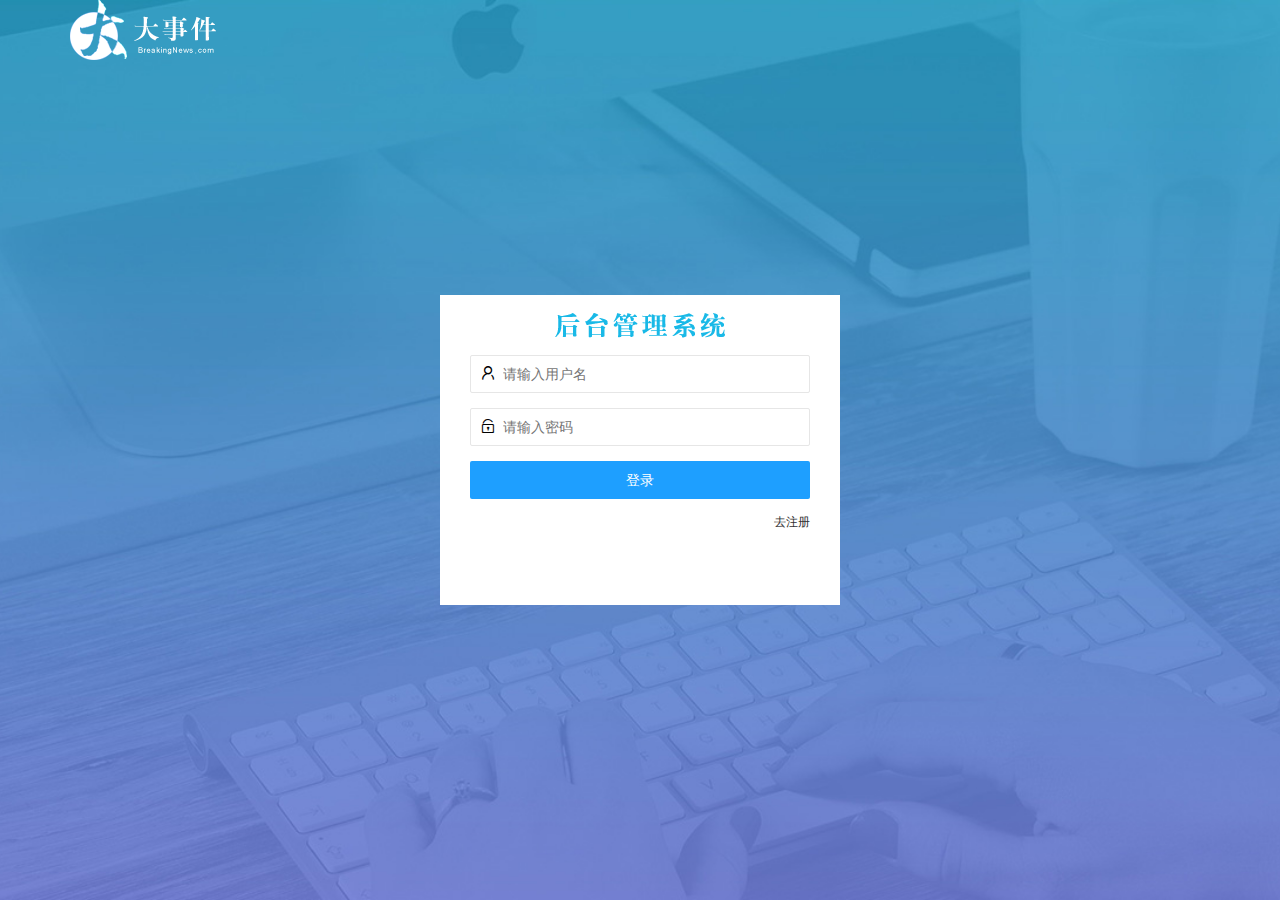
<file: login.html>
<!DOCTYPE html>
<html lang="en">

<head>
    <meta charset="UTF-8">
    <meta name="viewport" content="width=device-width, initial-scale=1.0">
    <title>大事件-登录/注册</title>
    <!-- 引入layui.css -->
    <link rel="stylesheet" href="/assets/lib/layui/css/layui.css">
    <!-- 引入login.css -->
    <link rel="stylesheet" href="/assets/css/login.css">
</head>

<body>
    <!-- logo区域 -->
    <div class="layui-main">
        <img src="/assets//images/logo.png" alt="">
    </div>
    <!-- 表单区域 -->
    <div class="loginAndRegBox">
        <div class="title-box"></div>
        <!-- 登录表单 -->
        <div class="login-box">
            <form class="layui-form" action="" id="form_login">
                <!-- 用户名 -->
                <div class="layui-form-item">
                    <i class="layui-icon layui-icon-username"></i>
                    <input type="text" name="username" required lay-verify="required" placeholder="请输入用户名"
                        autocomplete="off" class="layui-input">
                </div>
                <!-- 密码 -->
                <div class="layui-form-item">
                    <i class="layui-icon layui-icon-password"></i>
                    <input type="password" name="password" required lay-verify="required" placeholder="请输入密码"
                        autocomplete="off" class="layui-input">
                </div>
                <!-- 登录按钮 -->
                <div class="layui-form-item">
                    <button class="layui-btn layui-btn-fluid layui-btn-normal" lay-submit>登录</button>
                </div>
                <div class="layui-form-item links">
                    <a href="javascript:;" id="link_reg">去注册</a>
                </div>
            </form>
        </div>
        <!-- 注册表单 -->
        <div class="reg-box" style="display: none;">
            <!-- 注册的表单 -->
            <form class="layui-form" action="" id="form_reg">
                <!-- 用户名 -->
                <div class="layui-form-item">
                    <i class="layui-icon layui-icon-username"></i>
                    <input type="text" name="username" required lay-verify="required" placeholder="请输入用户名"
                        autocomplete="off" class="layui-input" />
                </div>
                <!-- 密码 -->
                <div class="layui-form-item">
                    <i class="layui-icon layui-icon-password"></i>
                    <input type="password" name="password" required lay-verify="required" placeholder="请输入密码"
                        autocomplete="off" class="layui-input" />
                </div>
                <!-- 密码确认框 -->
                <div class="layui-form-item">
                    <i class="layui-icon layui-icon-password"></i>
                    <input type="password" name="repassword" required lay-verify="required" placeholder="再次确认密码"
                        autocomplete="off" class="layui-input" />
                </div>
                <!-- 注册按钮 -->
                <div class="layui-form-item">
                    <!-- 注意：表单提交按钮和普通按钮的区别，就是 lay-submit 属性 -->
                    <button class="layui-btn layui-btn-fluid layui-btn-normal" lay-submit>注册</button>
                </div>
                <div class="layui-form-item links">
                    <a href="javascript:;" id="link_login">去登录</a>
                </div>
            </form>
        </div>
    </div>
    <!-- 导入layui的js文件 -->
    <script src="/assets/lib/layui/layui.all.js"></script>
    <script src="/assets/lib/jquery.js"></script>
    <script src="/assets/js/baseAPI.js"></script>
    <script src="/assets/js/login.js"></script>
</body>

</html>
</file>
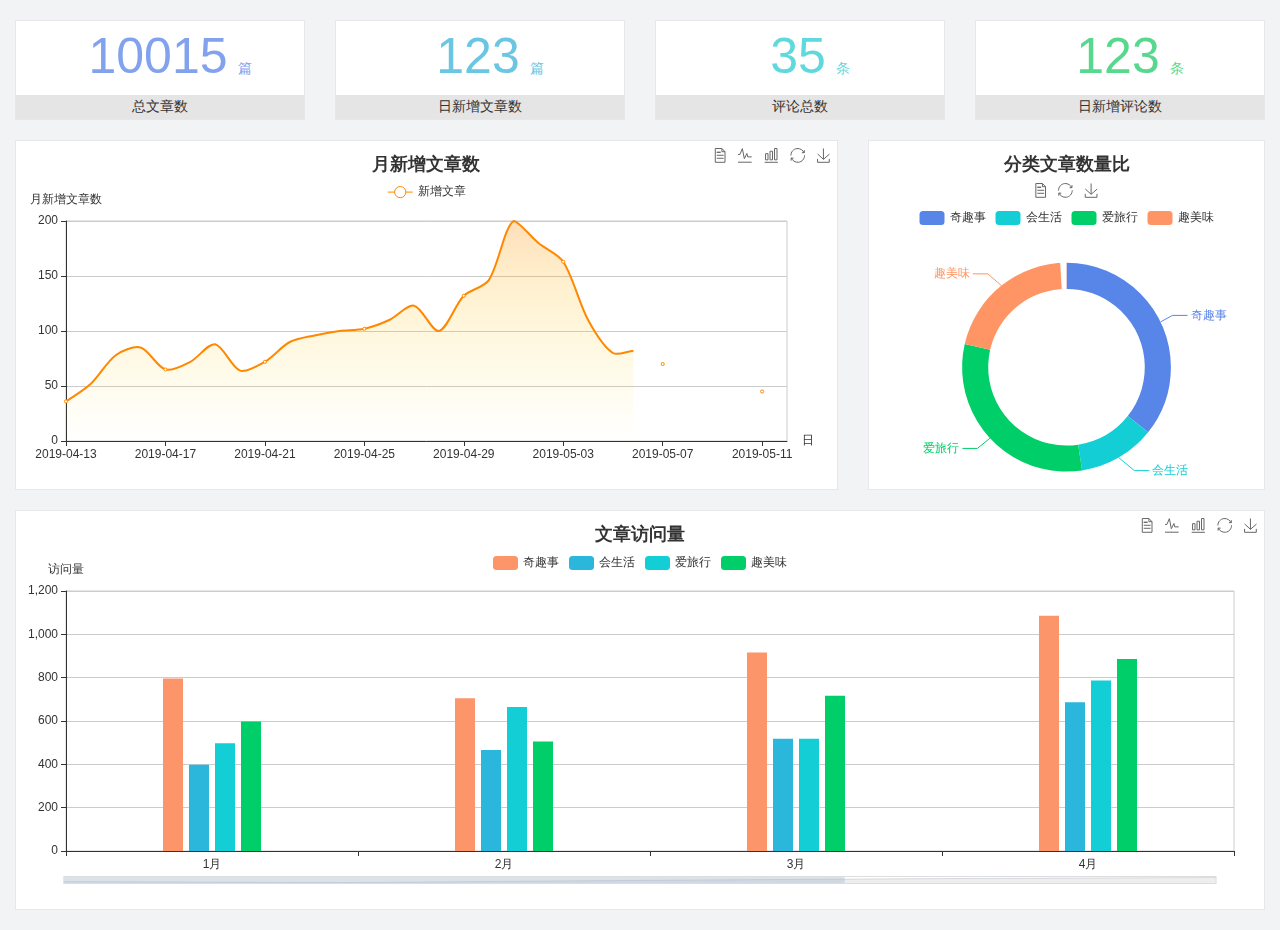
<file: home/dashboard.html>
<!DOCTYPE html>
<html lang="en">

<head>
  <meta charset="UTF-8">
  <meta name="viewport" content="width=device-width, initial-scale=1.0">
  <meta http-equiv="X-UA-Compatible" content="ie=edge">
  <title>图表统计</title>
  <link rel="stylesheet" href="../../assets/lib/bootstrap.css" />
  <link rel="stylesheet" href="../../assets/lib/main.css" />
  <script src="../../assets/lib/jquery.js"></script>
  <script type="text/javascript" src="../../assets/lib/echarts.min.js"></script>
</head>

<body>
  <div class="container-fluid">
    <div class="row spannel_list">
      <div class="col-sm-3 col-xs-6">
        <div class="spannel">
          <em>10015</em><span>篇</span>
          <b>总文章数</b>
        </div>
      </div>
      <div class="col-sm-3 col-xs-6">
        <div class="spannel scolor01">
          <em>123</em><span>篇</span>
          <b>日新增文章数</b>
        </div>
      </div>
      <div class="col-sm-3 col-xs-6">
        <div class="spannel scolor02">
          <em>35</em><span>条</span>
          <b>评论总数</b>
        </div>
      </div>
      <div class="col-sm-3 col-xs-6">
        <div class="spannel scolor03">
          <em>123</em><span>条</span>
          <b>日新增评论数</b>
        </div>
      </div>
    </div>
  </div>

  <div class="container-fluid">
    <div class="row curve-pie">
      <div class="col-lg-8 col-md-8">
        <div class="gragh_pannel" id="curve_show"></div>
      </div>
      <div class="col-lg-4 col-md-4">
        <div class="gragh_pannel" id="pie_show"></div>
      </div>
    </div>
  </div>

  <div class="container-fluid">
    <div class="column_pannel" id="column_show"></div>
  </div>

  <script>
    var oChart = echarts.init(document.getElementById('curve_show'));
    var aList_all = [
      { 'count': 36, 'date': '2019-04-13' },
      { 'count': 52, 'date': '2019-04-14' },
      { 'count': 78, 'date': '2019-04-15' },
      { 'count': 85, 'date': '2019-04-16' },
      { 'count': 65, 'date': '2019-04-17' },
      { 'count': 72, 'date': '2019-04-18' },
      { 'count': 88, 'date': '2019-04-19' },
      { 'count': 64, 'date': '2019-04-20' },
      { 'count': 72, 'date': '2019-04-21' },
      { 'count': 90, 'date': '2019-04-22' },
      { 'count': 96, 'date': '2019-04-23' },
      { 'count': 100, 'date': '2019-04-24' },
      { 'count': 102, 'date': '2019-04-25' },
      { 'count': 110, 'date': '2019-04-26' },
      { 'count': 123, 'date': '2019-04-27' },
      { 'count': 100, 'date': '2019-04-28' },
      { 'count': 132, 'date': '2019-04-29' },
      { 'count': 146, 'date': '2019-04-30' },
      { 'count': 200, 'date': '2019-05-01' },
      { 'count': 180, 'date': '2019-05-02' },
      { 'count': 163, 'date': '2019-05-03' },
      { 'count': 110, 'date': '2019-05-04' },
      { 'count': 80, 'date': '2019-05-05' },
      { 'count': 82, 'date': '2019-05-06' },
      { 'count': 70, 'date': '2019-05-07' },
      { 'count': 65, 'date': '2019-05-08' },
      { 'count': 54, 'date': '2019-05-09' },
      { 'count': 40, 'date': '2019-05-10' },
      { 'count': 45, 'date': '2019-05-11' },
      { 'count': 38, 'date': '2019-05-12' },
    ];

    let aCount = [];
    let aDate = [];

    for (var i = 0; i < aList_all.length; i++) {
      aCount.push(aList_all[i].count);
      aDate.push(aList_all[i].date);
    }

    var chartopt = {
      title: {
        text: '月新增文章数',
        left: 'center',
        top: '10'
      },
      tooltip: {
        trigger: 'axis'
      },
      legend: {
        data: ['新增文章'],
        top: '40'
      },
      toolbox: {
        show: true,
        feature: {
          mark: { show: true },
          dataView: { show: true, readOnly: false },
          magicType: { show: true, type: ['line', 'bar'] },
          restore: { show: true },
          saveAsImage: { show: true }
        }
      },
      calculable: true,
      xAxis: [
        {
          name: '日',
          type: 'category',
          boundaryGap: false,
          data: aDate
        }
      ],
      yAxis: [
        {
          name: '月新增文章数',
          type: 'value'
        }
      ],
      series: [
        {
          name: '新增文章',
          type: 'line',
          smooth: true,
          itemStyle: { normal: { areaStyle: { type: 'default' }, color: '#f80' }, lineStyle: { color: '#f80' } },
          data: aCount
        }],
      areaStyle: {
        normal: {
          color: new echarts.graphic.LinearGradient(0, 0, 0, 1, [{
            offset: 0,
            color: 'rgba(255,136,0,0.39)'
          }, {
            offset: .34,
            color: 'rgba(255,180,0,0.25)'
          }, {
            offset: 1,
            color: 'rgba(255,222,0,0.00)'
          }])

        }
      },
      grid: {
        show: true,
        x: 50,
        x2: 50,
        y: 80,
        height: 220
      }
    };

    oChart.setOption(chartopt);


    var oPie = echarts.init(document.getElementById('pie_show'));
    var oPieopt =
    {
      title: {
        top: 10,
        text: '分类文章数量比',
        x: 'center'
      },
      tooltip: {
        trigger: 'item',
        formatter: "{a} <br/>{b} : {c} ({d}%)"
      },
      color: ['#5885e8', '#13cfd5', '#00ce68', '#ff9565'],
      legend: {
        x: 'center',
        top: 65,
        data: ['奇趣事', '会生活', '爱旅行', '趣美味']
      },
      toolbox: {
        show: true,
        x: 'center',
        top: 35,
        feature: {
          mark: { show: true },
          dataView: { show: true, readOnly: false },
          magicType: {
            show: true,
            type: ['pie', 'funnel'],
            option: {
              funnel: {
                x: '25%',
                width: '50%',
                funnelAlign: 'left',
                max: 1548
              }
            }
          },
          restore: { show: true },
          saveAsImage: { show: true }
        }
      },
      calculable: true,
      series: [
        {
          name: '访问来源',
          type: 'pie',
          radius: ['45%', '60%'],
          center: ['50%', '65%'],
          data: [
            { value: 300, name: '奇趣事' },
            { value: 100, name: '会生活' },
            { value: 260, name: '爱旅行' },
            { value: 180, name: '趣美味' }
          ]
        }
      ]
    };
    oPie.setOption(oPieopt);



    var oColumn = this.echarts.init(document.getElementById('column_show'));
    var oColumnopt =
    {
      title: {
        text: '文章访问量',
        left: 'center',
        top: '10'
      },
      tooltip: {
        trigger: 'axis'
      },
      legend: {
        data: ['奇趣事', '会生活', '爱旅行', '趣美味'],
        top: '40'
      },
      toolbox: {
        show: true,
        feature: {
          mark: { show: true },
          dataView: { show: true, readOnly: false },
          magicType: { show: true, type: ['line', 'bar'] },
          restore: { show: true },
          saveAsImage: { show: true }
        }
      },
      calculable: true,
      xAxis: [
        {
          type: 'category',
          data: ['1月', '2月', '3月', '4月', '5月']
        }
      ],
      yAxis: [
        {
          name: '访问量',
          type: 'value'
        }
      ],
      series: [
        {
          name: '奇趣事',
          type: 'bar',
          barWidth: 20,
          itemStyle: {
            normal: { areaStyle: { type: 'default' }, color: '#fd956a' }
          },
          data: [800, 708, 920, 1090, 1200]
        },
        {
          name: '会生活',
          type: 'bar',
          barWidth: 20,
          itemStyle: {
            normal: { areaStyle: { type: 'default' }, color: '#2bb6db' }
          },
          data: [400, 468, 520, 690, 800]
        },
        {
          name: '爱旅行',
          type: 'bar',
          barWidth: 20,
          itemStyle: {
            normal: { areaStyle: { type: 'default' }, color: '#13cfd5' }
          },
          data: [500, 668, 520, 790, 900]
        },
        {
          name: '趣美味',
          type: 'bar',
          barWidth: 20,
          itemStyle: {
            normal: { areaStyle: { type: 'default' }, color: '#00ce68' }
          },
          data: [600, 508, 720, 890, 1000]
        }
      ],
      grid: {
        show: true,
        x: 50,
        x2: 30,
        y: 80,
        height: 260
      },
      dataZoom: [//给x轴设置滚动条
        {
          start: 0,//默认为0
          end: 100 - 1000 / 31,//默认为100
          type: 'slider',
          show: true,
          xAxisIndex: [0],
          handleSize: 0,//滑动条的 左右2个滑动条的大小
          height: 8,//组件高度
          left: 45, //左边的距离
          right: 50,//右边的距离
          bottom: 26,//右边的距离
          handleColor: '#ddd',//h滑动图标的颜色
          handleStyle: {
            borderColor: "#cacaca",
            borderWidth: "1",
            shadowBlur: 2,
            background: "#ddd",
            shadowColor: "#ddd",
          }
        }]
    };
    oColumn.setOption(oColumnopt);
  </script>
</body>

</html>
</file>
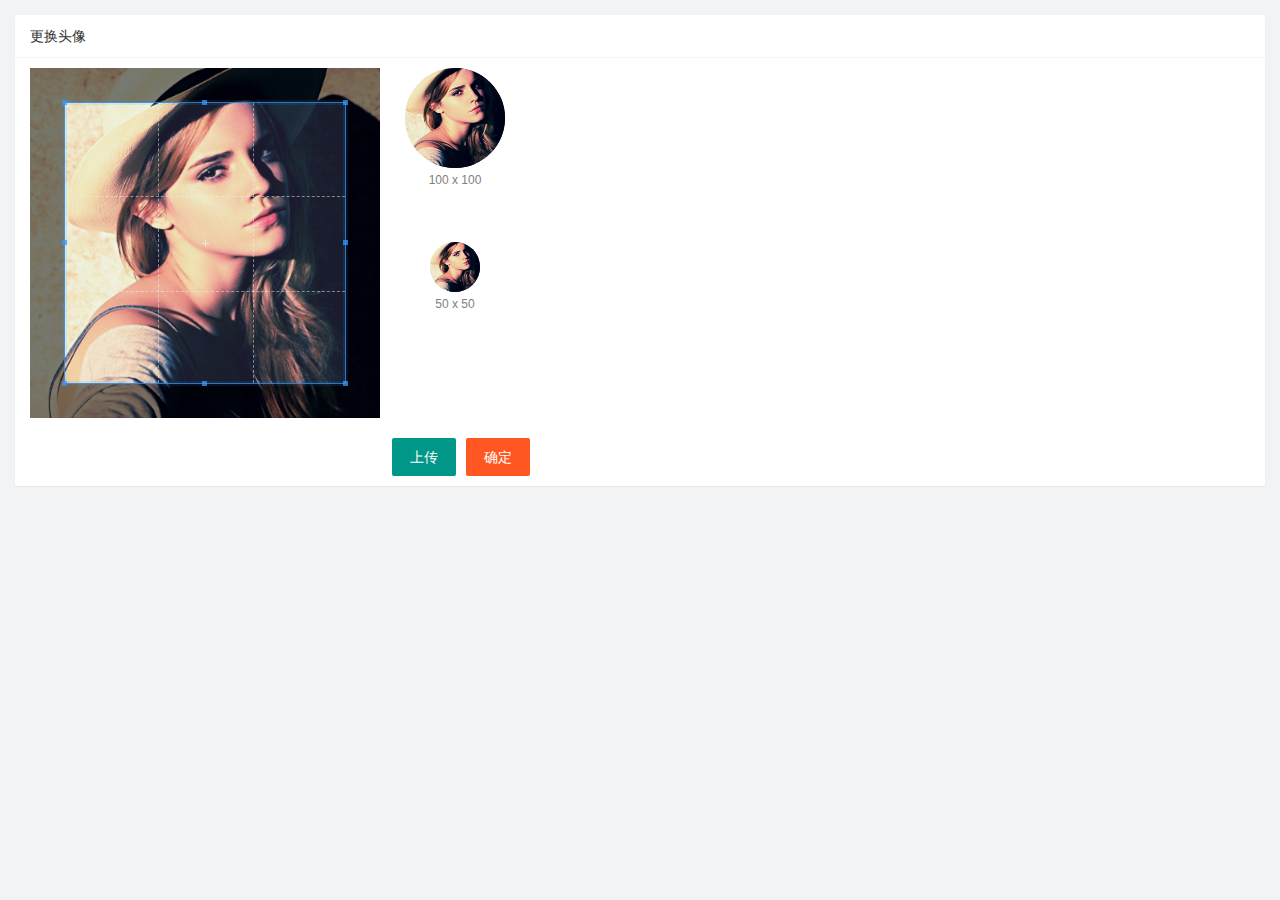
<file: user/user_avatar.html>
<!DOCTYPE html>
<html lang="en">

<head>
    <meta charset="UTF-8" />
    <meta name="viewport" content="width=device-width, initial-scale=1.0" />
    <title>Document</title>
    <link rel="stylesheet" href="/assets/lib/layui/css/layui.css" />
    <link rel="stylesheet" href="/assets/css/user/user_avatar.css" />
    <link rel="stylesheet" href="/assets/lib/cropper/cropper.css">
</head>

<body>
    <!-- 卡片区域 -->
    <div class="layui-card">
        <div class="layui-card-header">更换头像</div>
        <div class="layui-card-body">
            <!-- 第一行的图片裁剪和预览区域 -->
            <div class="row1">
                <!-- 图片裁剪区域 -->
                <div class="cropper-box">
                    <!-- 这个 img 标签很重要，将来会把它初始化为裁剪区域 -->
                    <img id="image" src="/assets/images/sample.jpg" />
                </div>
                <!-- 图片的预览区域 -->
                <div class="preview-box">
                    <div>
                        <!-- 宽高为 100px 的预览区域 -->
                        <div class="img-preview w100"></div>
                        <p class="size">100 x 100</p>
                    </div>
                    <div>
                        <!-- 宽高为 50px 的预览区域 -->
                        <div class="img-preview w50"></div>
                        <p class="size">50 x 50</p>
                    </div>
                </div>
            </div>
            <!-- 第二行的按钮区域 -->
            <div class="row2">
                <!-- 文件选择控件 -->
                <input type="file" id="file" accept="image/png,image/jpeg" />

                <button type="button" class="layui-btn" id="btnChooseImage">上传</button>
                <button type="button" class="layui-btn layui-btn-danger" id="btnUpload">确定</button>
            </div>
        </div>
    </div>
    <script src="/assets/lib/layui/layui.all.js"></script>
    <script src="/assets/lib/jquery.js"></script>

    <!-- 图片裁剪 -->
    <script src="/assets/lib/cropper/Cropper.js"></script>
    <script src="/assets/lib/cropper/jquery-cropper.js"></script>
    
    <script src="/assets/js/baseAPI.js"></script>
    <script src="/assets/js/user/user_avatar.js"></script>
</body>

</html>
</file>
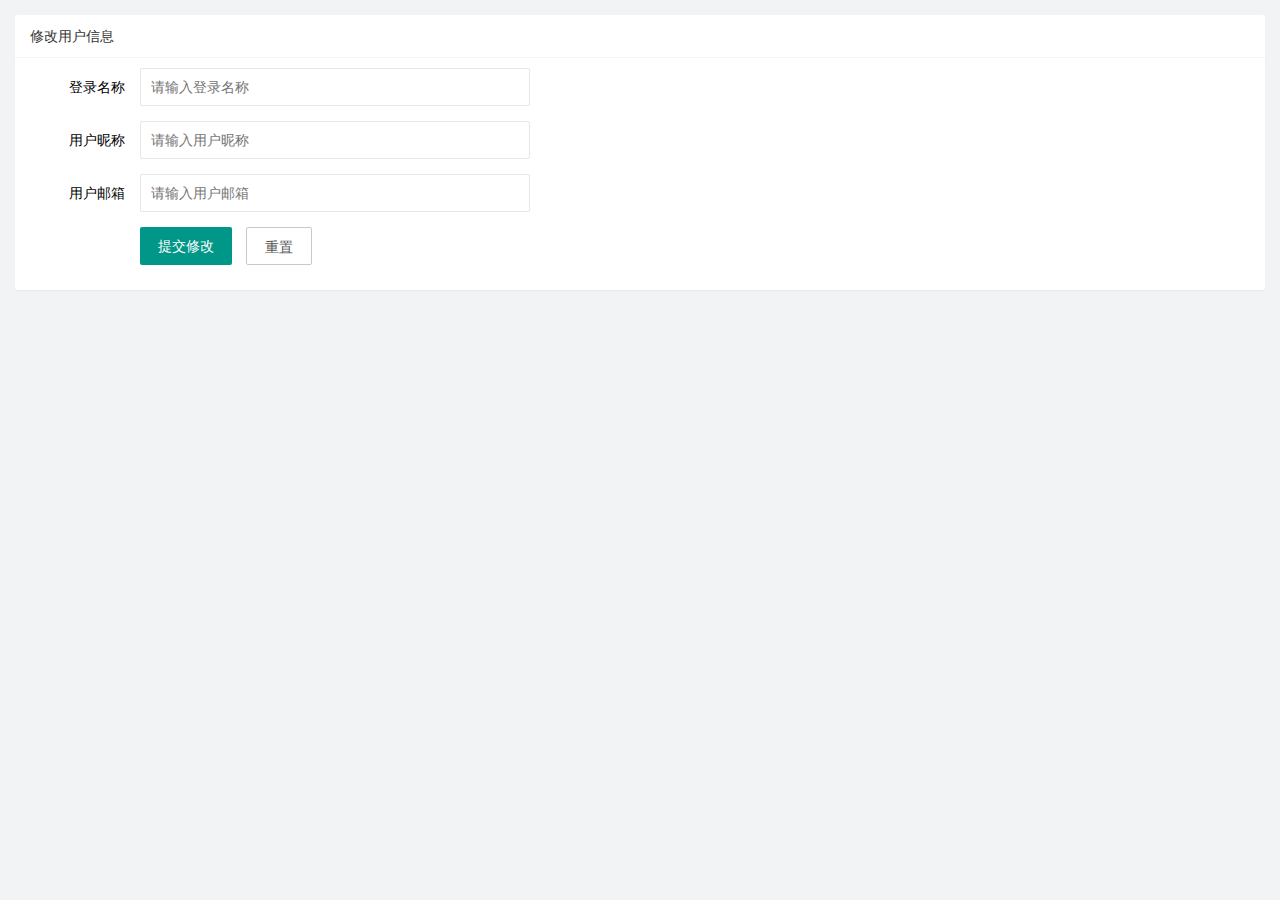
<file: user/user_info.html>
<!DOCTYPE html>
<html lang="en">

<head>
    <meta charset="UTF-8" />
    <meta name="viewport" content="width=device-width, initial-scale=1.0" />
    <title>用户基本资料</title>
    <!-- 导入 layui 的样式 -->
    <link rel="stylesheet" href="/assets/lib/layui/css/layui.css" />
    <!-- 导入自己的样式 -->
    <link rel="stylesheet" href="/assets/css/user/user_info.css" />
</head>

<body>
    <!-- 卡片区域 -->
    <div class="layui-card">
        <div class="layui-card-header">修改用户信息</div>
        <div class="layui-card-body">
            <!-- form 表单区域 -->
            <form class="layui-form" action="" lay-filter="formUserInfo">
                <!-- 用户id数据不能让用户修改，也不能让用户看到）隐藏表单元素 -->
                <input type="hidden" name="id">
                <div class="layui-form-item">
                    <label class="layui-form-label">登录名称</label>
                    <div class="layui-input-block">
                        <input type="text" name="username" required lay-verify="required" placeholder="请输入登录名称" autocomplete="off" class="layui-input" />
                    </div>
                </div>
                <div class="layui-form-item">
                    <label class="layui-form-label">用户昵称</label>
                    <div class="layui-input-block">
                        <input type="text" name="nickname" required lay-verify="required|nickname" placeholder="请输入用户昵称" autocomplete="off" class="layui-input" />
                    </div>
                </div>
                <div class="layui-form-item">
                    <label class="layui-form-label">用户邮箱</label>
                    <div class="layui-input-block">
                        <input type="text" name="email" required lay-verify="required|email" placeholder="请输入用户邮箱" autocomplete="off" class="layui-input" />
                    </div>
                </div>
                <div class="layui-form-item">
                    <div class="layui-input-block">
                        <button class="layui-btn" lay-submit lay-filter="formDemo">提交修改</button>
                        <button type="reset" class="layui-btn layui-btn-primary" id="btnReset">重置</button>
                    </div>
                </div>
            </form>
        </div>
    </div>
    <script src="/assets/lib/layui/layui.all.js"></script>
    <!-- 引入jQuery库文件 -->
    <script src="/assets/lib/jquery.js"></script>
    <!-- 引入baseAPI.js -->
    <script src="/assets/js/baseAPI.js"></script>
    <!-- 引入自己的js文件 -->
    <script src="/assets/js/user/user_info.js"></script>
</body>

</html>
</file>
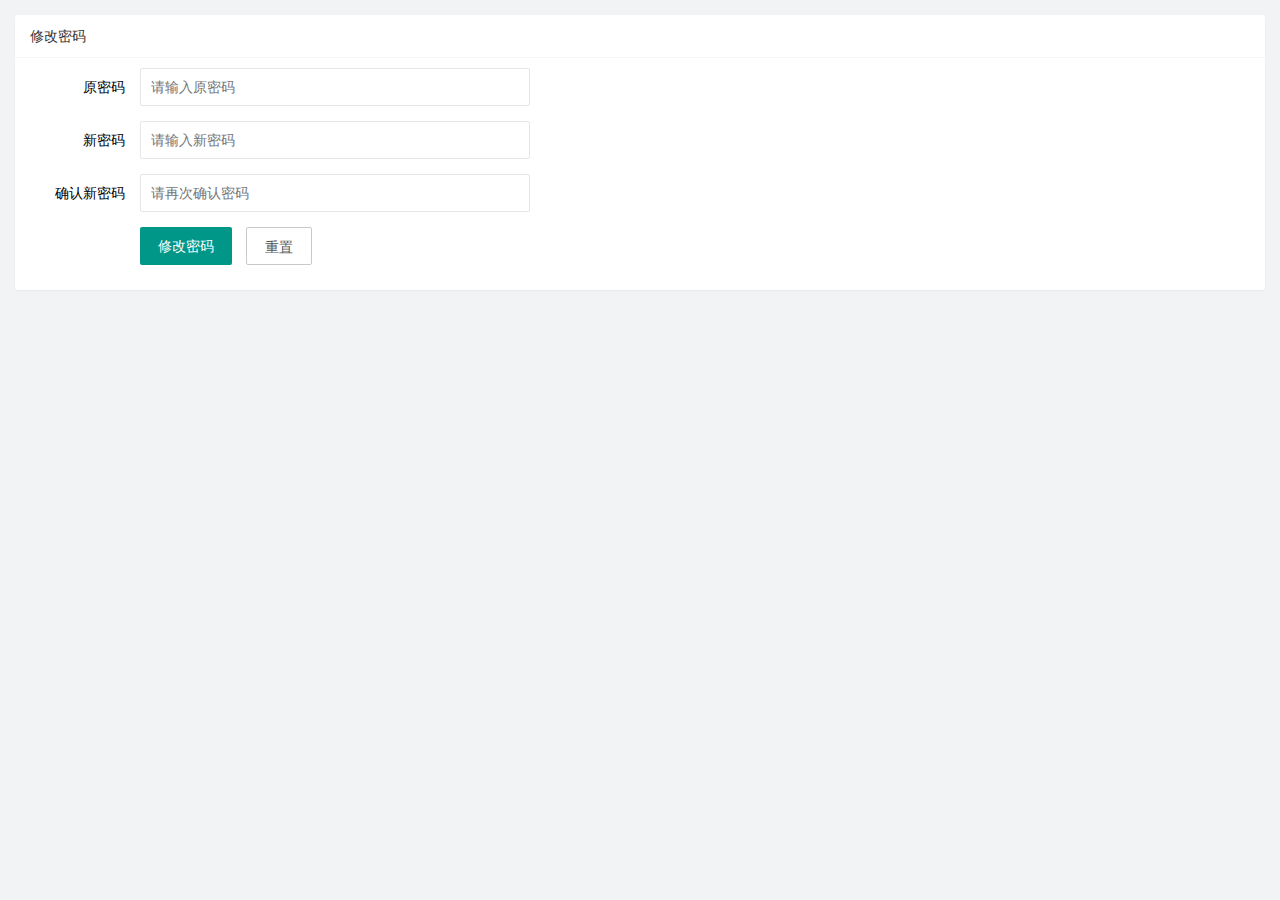
<file: user/user_pwd.html>
<!DOCTYPE html>
<html lang="en">

<head>
    <meta charset="UTF-8" />
    <meta name="viewport" content="width=device-width, initial-scale=1.0" />
    <title>Document</title>
    <link rel="stylesheet" href="/assets/lib/layui/css/layui.css" />
    <link rel="stylesheet" href="/assets/css/user/user_pwd.css" />
</head>

<body>
    <!-- 卡片区域 -->
    <div class="layui-card">
        <div class="layui-card-header">修改密码</div>
        <div class="layui-card-body">
            <form class="layui-form">
                <div class="layui-form-item">
                    <label class="layui-form-label">原密码</label>
                    <div class="layui-input-block">
                        <input type="password" name="oldPwd" required lay-verify="required|pwd" placeholder="请输入原密码" autocomplete="off" class="layui-input" />
                    </div>
                </div>
                <div class="layui-form-item">
                    <label class="layui-form-label">新密码</label>
                    <div class="layui-input-block">
                        <input type="password" name="newPwd" required lay-verify="required|pwd|samePwd|repwd" placeholder="请输入新密码" autocomplete="off" class="layui-input" />
                    </div>
                </div>
                <div class="layui-form-item">
                    <label class="layui-form-label">确认新密码</label>
                    <div class="layui-input-block">
                        <input type="password" name="rePwd" required lay-verify="required|pwd|repwd" placeholder="请再次确认密码" autocomplete="off" class="layui-input" />
                    </div>
                </div>
                <div class="layui-form-item">
                    <div class="layui-input-block">
                        <button class="layui-btn" lay-submit lay-filter="formDemo">修改密码</button>
                        <button type="reset" class="layui-btn layui-btn-primary">重置</button>
                    </div>
                </div>
            </form>
        </div>
    </div>
    <!-- 导入 layui 的 js -->
    <script src="/assets/lib/layui/layui.all.js"></script>
    <script src="/assets/lib/jquery.js"></script>
    <script src="/assets/js/baseAPI.js"></script>
    <script src="/assets/js/user/user_pwd.js"></script>

</body>

</html>
</file>
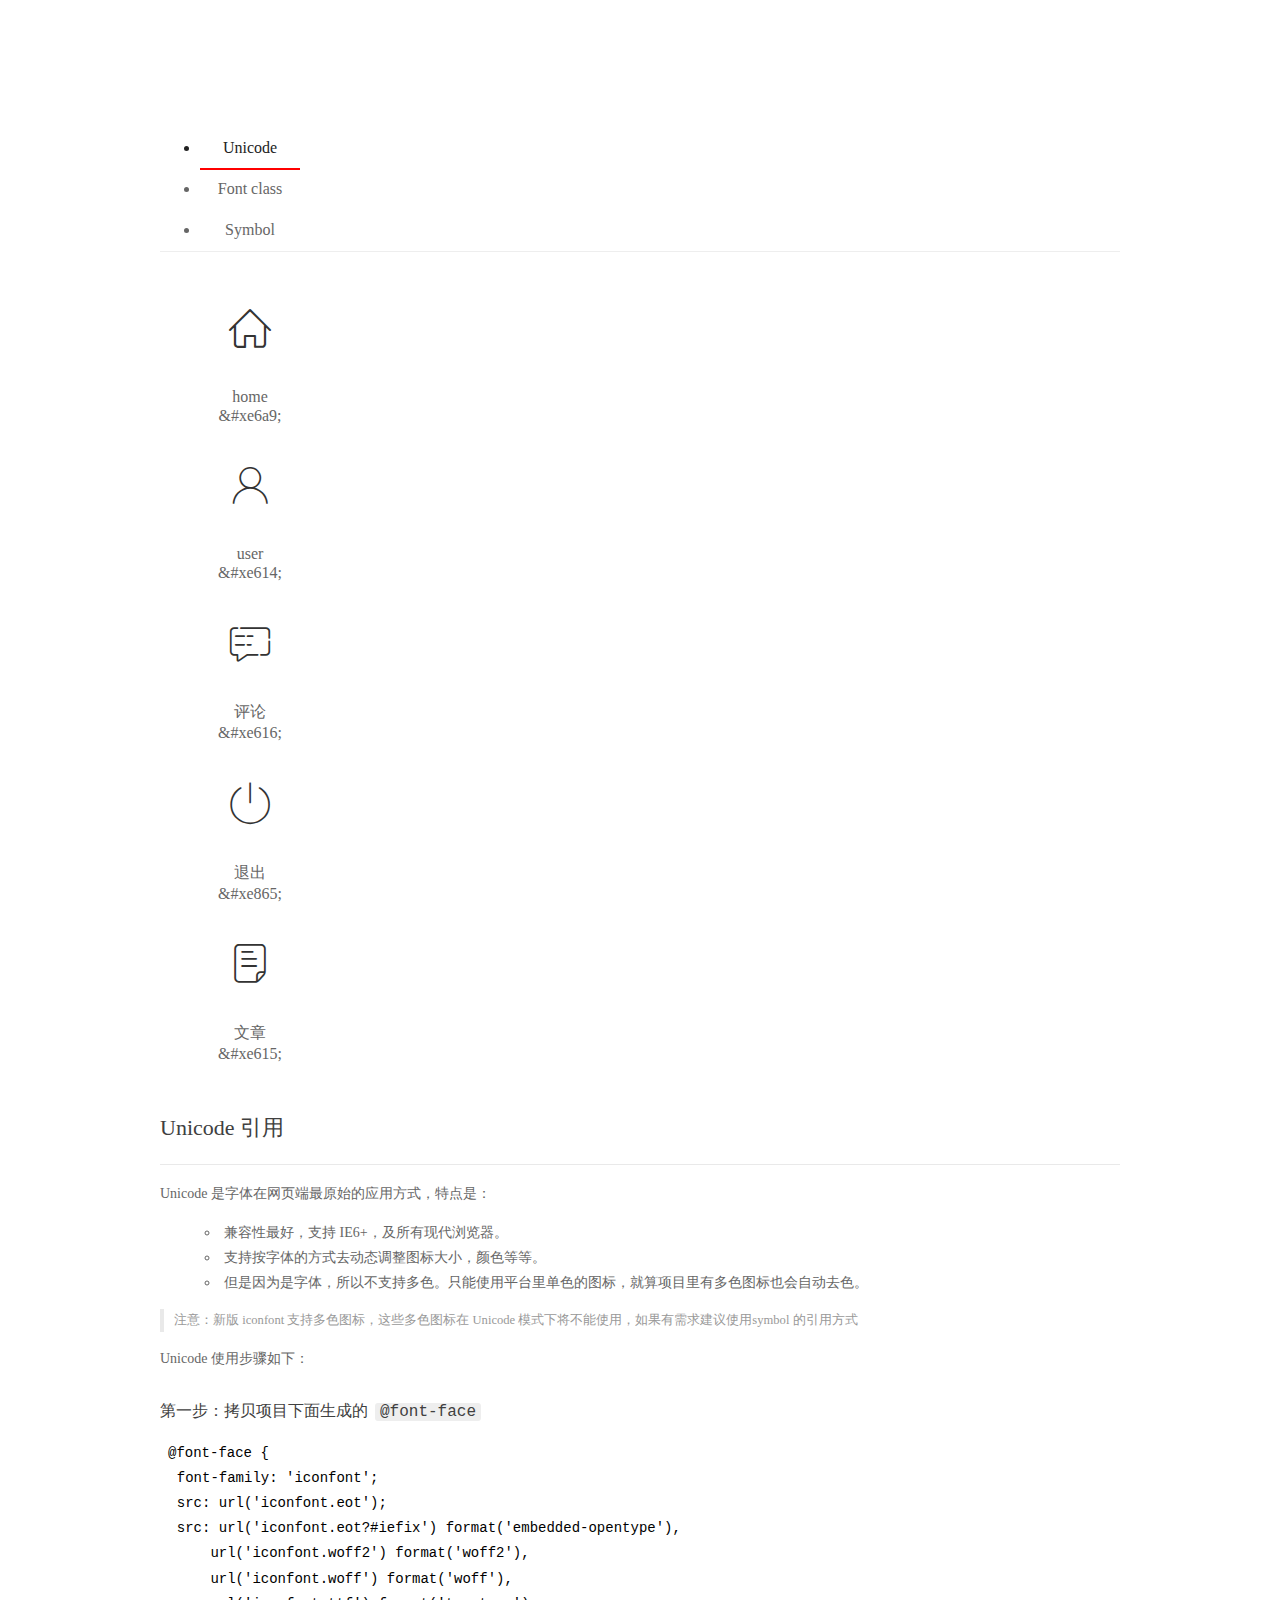
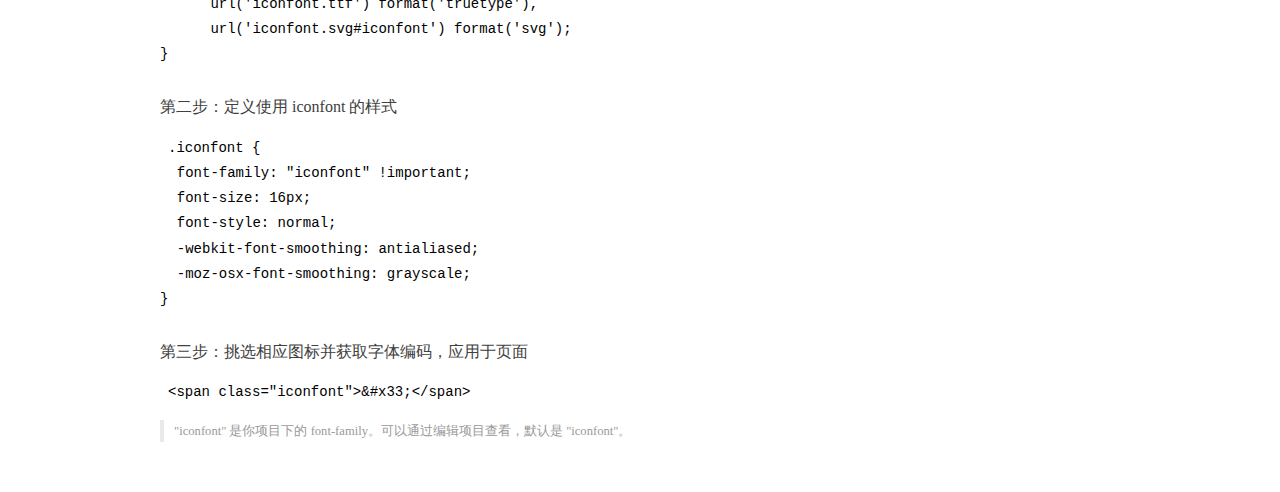
<file: assets/fonts/demo_index.html>
<!DOCTYPE html>
<html>
<head>
  <meta charset="utf-8"/>
  <title>IconFont Demo</title>
  <link rel="shortcut icon" href="https://gtms04.alicdn.com/tps/i4/TB1_oz6GVXXXXaFXpXXJDFnIXXX-64-64.ico" type="image/x-icon"/>
  <link rel="stylesheet" href="https://g.alicdn.com/thx/cube/1.3.2/cube.min.css">
  <link rel="stylesheet" href="demo.css">
  <link rel="stylesheet" href="iconfont.css">
  <script src="iconfont.js"></script>
  <!-- jQuery -->
  <script src="https://a1.alicdn.com/oss/uploads/2018/12/26/7bfddb60-08e8-11e9-9b04-53e73bb6408b.js"></script>
  <!-- 代码高亮 -->
  <script src="https://a1.alicdn.com/oss/uploads/2018/12/26/a3f714d0-08e6-11e9-8a15-ebf944d7534c.js"></script>
</head>
<body>
  <div class="main">
    <h1 class="logo"><a href="https://www.iconfont.cn/" title="iconfont 首页" target="_blank">&#xe86b;</a></h1>
    <div class="nav-tabs">
      <ul id="tabs" class="dib-box">
        <li class="dib active"><span>Unicode</span></li>
        <li class="dib"><span>Font class</span></li>
        <li class="dib"><span>Symbol</span></li>
      </ul>
      
    </div>
    <div class="tab-container">
      <div class="content unicode" style="display: block;">
          <ul class="icon_lists dib-box">
          
            <li class="dib">
              <span class="icon iconfont">&#xe6a9;</span>
                <div class="name">home</div>
                <div class="code-name">&amp;#xe6a9;</div>
              </li>
          
            <li class="dib">
              <span class="icon iconfont">&#xe614;</span>
                <div class="name">user</div>
                <div class="code-name">&amp;#xe614;</div>
              </li>
          
            <li class="dib">
              <span class="icon iconfont">&#xe616;</span>
                <div class="name">评论</div>
                <div class="code-name">&amp;#xe616;</div>
              </li>
          
            <li class="dib">
              <span class="icon iconfont">&#xe865;</span>
                <div class="name">退出</div>
                <div class="code-name">&amp;#xe865;</div>
              </li>
          
            <li class="dib">
              <span class="icon iconfont">&#xe615;</span>
                <div class="name">文章</div>
                <div class="code-name">&amp;#xe615;</div>
              </li>
          
          </ul>
          <div class="article markdown">
          <h2 id="unicode-">Unicode 引用</h2>
          <hr>

          <p>Unicode 是字体在网页端最原始的应用方式，特点是：</p>
          <ul>
            <li>兼容性最好，支持 IE6+，及所有现代浏览器。</li>
            <li>支持按字体的方式去动态调整图标大小，颜色等等。</li>
            <li>但是因为是字体，所以不支持多色。只能使用平台里单色的图标，就算项目里有多色图标也会自动去色。</li>
          </ul>
          <blockquote>
            <p>注意：新版 iconfont 支持多色图标，这些多色图标在 Unicode 模式下将不能使用，如果有需求建议使用symbol 的引用方式</p>
          </blockquote>
          <p>Unicode 使用步骤如下：</p>
          <h3 id="-font-face">第一步：拷贝项目下面生成的 <code>@font-face</code></h3>
<pre><code class="language-css"
>@font-face {
  font-family: 'iconfont';
  src: url('iconfont.eot');
  src: url('iconfont.eot?#iefix') format('embedded-opentype'),
      url('iconfont.woff2') format('woff2'),
      url('iconfont.woff') format('woff'),
      url('iconfont.ttf') format('truetype'),
      url('iconfont.svg#iconfont') format('svg');
}
</code></pre>
          <h3 id="-iconfont-">第二步：定义使用 iconfont 的样式</h3>
<pre><code class="language-css"
>.iconfont {
  font-family: "iconfont" !important;
  font-size: 16px;
  font-style: normal;
  -webkit-font-smoothing: antialiased;
  -moz-osx-font-smoothing: grayscale;
}
</code></pre>
          <h3 id="-">第三步：挑选相应图标并获取字体编码，应用于页面</h3>
<pre>
<code class="language-html"
>&lt;span class="iconfont"&gt;&amp;#x33;&lt;/span&gt;
</code></pre>
          <blockquote>
            <p>"iconfont" 是你项目下的 font-family。可以通过编辑项目查看，默认是 "iconfont"。</p>
          </blockquote>
          </div>
      </div>
      <div class="content font-class">
        <ul class="icon_lists dib-box">
          
          <li class="dib">
            <span class="icon iconfont icon-home"></span>
            <div class="name">
              home
            </div>
            <div class="code-name">.icon-home
            </div>
          </li>
          
          <li class="dib">
            <span class="icon iconfont icon-user"></span>
            <div class="name">
              user
            </div>
            <div class="code-name">.icon-user
            </div>
          </li>
          
          <li class="dib">
            <span class="icon iconfont icon-pinglun"></span>
            <div class="name">
              评论
            </div>
            <div class="code-name">.icon-pinglun
            </div>
          </li>
          
          <li class="dib">
            <span class="icon iconfont icon-tuichu"></span>
            <div class="name">
              退出
            </div>
            <div class="code-name">.icon-tuichu
            </div>
          </li>
          
          <li class="dib">
            <span class="icon iconfont icon-16"></span>
            <div class="name">
              文章
            </div>
            <div class="code-name">.icon-16
            </div>
          </li>
          
        </ul>
        <div class="article markdown">
        <h2 id="font-class-">font-class 引用</h2>
        <hr>

        <p>font-class 是 Unicode 使用方式的一种变种，主要是解决 Unicode 书写不直观，语意不明确的问题。</p>
        <p>与 Unicode 使用方式相比，具有如下特点：</p>
        <ul>
          <li>兼容性良好，支持 IE8+，及所有现代浏览器。</li>
          <li>相比于 Unicode 语意明确，书写更直观。可以很容易分辨这个 icon 是什么。</li>
          <li>因为使用 class 来定义图标，所以当要替换图标时，只需要修改 class 里面的 Unicode 引用。</li>
          <li>不过因为本质上还是使用的字体，所以多色图标还是不支持的。</li>
        </ul>
        <p>使用步骤如下：</p>
        <h3 id="-fontclass-">第一步：引入项目下面生成的 fontclass 代码：</h3>
<pre><code class="language-html">&lt;link rel="stylesheet" href="./iconfont.css"&gt;
</code></pre>
        <h3 id="-">第二步：挑选相应图标并获取类名，应用于页面：</h3>
<pre><code class="language-html">&lt;span class="iconfont icon-xxx"&gt;&lt;/span&gt;
</code></pre>
        <blockquote>
          <p>"
            iconfont" 是你项目下的 font-family。可以通过编辑项目查看，默认是 "iconfont"。</p>
        </blockquote>
      </div>
      </div>
      <div class="content symbol">
          <ul class="icon_lists dib-box">
          
            <li class="dib">
                <svg class="icon svg-icon" aria-hidden="true">
                  <use xlink:href="#icon-home"></use>
                </svg>
                <div class="name">home</div>
                <div class="code-name">#icon-home</div>
            </li>
          
            <li class="dib">
                <svg class="icon svg-icon" aria-hidden="true">
                  <use xlink:href="#icon-user"></use>
                </svg>
                <div class="name">user</div>
                <div class="code-name">#icon-user</div>
            </li>
          
            <li class="dib">
                <svg class="icon svg-icon" aria-hidden="true">
                  <use xlink:href="#icon-pinglun"></use>
                </svg>
                <div class="name">评论</div>
                <div class="code-name">#icon-pinglun</div>
            </li>
          
            <li class="dib">
                <svg class="icon svg-icon" aria-hidden="true">
                  <use xlink:href="#icon-tuichu"></use>
                </svg>
                <div class="name">退出</div>
                <div class="code-name">#icon-tuichu</div>
            </li>
          
            <li class="dib">
                <svg class="icon svg-icon" aria-hidden="true">
                  <use xlink:href="#icon-16"></use>
                </svg>
                <div class="name">文章</div>
                <div class="code-name">#icon-16</div>
            </li>
          
          </ul>
          <div class="article markdown">
          <h2 id="symbol-">Symbol 引用</h2>
          <hr>

          <p>这是一种全新的使用方式，应该说这才是未来的主流，也是平台目前推荐的用法。相关介绍可以参考这篇<a href="">文章</a>
            这种用法其实是做了一个 SVG 的集合，与另外两种相比具有如下特点：</p>
          <ul>
            <li>支持多色图标了，不再受单色限制。</li>
            <li>通过一些技巧，支持像字体那样，通过 <code>font-size</code>, <code>color</code> 来调整样式。</li>
            <li>兼容性较差，支持 IE9+，及现代浏览器。</li>
            <li>浏览器渲染 SVG 的性能一般，还不如 png。</li>
          </ul>
          <p>使用步骤如下：</p>
          <h3 id="-symbol-">第一步：引入项目下面生成的 symbol 代码：</h3>
<pre><code class="language-html">&lt;script src="./iconfont.js"&gt;&lt;/script&gt;
</code></pre>
          <h3 id="-css-">第二步：加入通用 CSS 代码（引入一次就行）：</h3>
<pre><code class="language-html">&lt;style&gt;
.icon {
  width: 1em;
  height: 1em;
  vertical-align: -0.15em;
  fill: currentColor;
  overflow: hidden;
}
&lt;/style&gt;
</code></pre>
          <h3 id="-">第三步：挑选相应图标并获取类名，应用于页面：</h3>
<pre><code class="language-html">&lt;svg class="icon" aria-hidden="true"&gt;
  &lt;use xlink:href="#icon-xxx"&gt;&lt;/use&gt;
&lt;/svg&gt;
</code></pre>
          </div>
      </div>

    </div>
  </div>
  <script>
  $(document).ready(function () {
      $('.tab-container .content:first').show()

      $('#tabs li').click(function (e) {
        var tabContent = $('.tab-container .content')
        var index = $(this).index()

        if ($(this).hasClass('active')) {
          return
        } else {
          $('#tabs li').removeClass('active')
          $(this).addClass('active')

          tabContent.hide().eq(index).fadeIn()
        }
      })
    })
  </script>
</body>
</html>
</file>
<file: assets/lib/layui/css/layui.css>
/** layui-v2.5.5 MIT License By https://www.layui.com */
 .layui-inline,img{display:inline-block;vertical-align:middle}h1,h2,h3,h4,h5,h6{font-weight:400}.layui-edge,.layui-header,.layui-inline,.layui-main{position:relative}.layui-body,.layui-edge,.layui-elip{overflow:hidden}.layui-btn,.layui-edge,.layui-inline,img{vertical-align:middle}.layui-btn,.layui-disabled,.layui-icon,.layui-unselect{-moz-user-select:none;-webkit-user-select:none;-ms-user-select:none}.layui-elip,.layui-form-checkbox span,.layui-form-pane .layui-form-label{text-overflow:ellipsis;white-space:nowrap}.layui-breadcrumb,.layui-tree-btnGroup{visibility:hidden}blockquote,body,button,dd,div,dl,dt,form,h1,h2,h3,h4,h5,h6,input,li,ol,p,pre,td,textarea,th,ul{margin:0;padding:0;-webkit-tap-highlight-color:rgba(0,0,0,0)}a:active,a:hover{outline:0}img{border:none}li{list-style:none}table{border-collapse:collapse;border-spacing:0}h4,h5,h6{font-size:100%}button,input,optgroup,option,select,textarea{font-family:inherit;font-size:inherit;font-style:inherit;font-weight:inherit;outline:0}pre{white-space:pre-wrap;white-space:-moz-pre-wrap;white-space:-pre-wrap;white-space:-o-pre-wrap;word-wrap:break-word}body{line-height:24px;font:14px Helvetica Neue,Helvetica,PingFang SC,Tahoma,Arial,sans-serif}hr{height:1px;margin:10px 0;border:0;clear:both}a{color:#333;text-decoration:none}a:hover{color:#777}a cite{font-style:normal;*cursor:pointer}.layui-border-box,.layui-border-box *{box-sizing:border-box}.layui-box,.layui-box *{box-sizing:content-box}.layui-clear{clear:both;*zoom:1}.layui-clear:after{content:'\20';clear:both;*zoom:1;display:block;height:0}.layui-inline{*display:inline;*zoom:1}.layui-edge{display:inline-block;width:0;height:0;border-width:6px;border-style:dashed;border-color:transparent}.layui-edge-top{top:-4px;border-bottom-color:#999;border-bottom-style:solid}.layui-edge-right{border-left-color:#999;border-left-style:solid}.layui-edge-bottom{top:2px;border-top-color:#999;border-top-style:solid}.layui-edge-left{border-right-color:#999;border-right-style:solid}.layui-disabled,.layui-disabled:hover{color:#d2d2d2!important;cursor:not-allowed!important}.layui-circle{border-radius:100%}.layui-show{display:block!important}.layui-hide{display:none!important}@font-face{font-family:layui-icon;src:url(../font/iconfont.eot?v=250);src:url(../font/iconfont.eot?v=250#iefix) format('embedded-opentype'),url(../font/iconfont.woff2?v=250) format('woff2'),url(../font/iconfont.woff?v=250) format('woff'),url(../font/iconfont.ttf?v=250) format('truetype'),url(../font/iconfont.svg?v=250#layui-icon) format('svg')}.layui-icon{font-family:layui-icon!important;font-size:16px;font-style:normal;-webkit-font-smoothing:antialiased;-moz-osx-font-smoothing:grayscale}.layui-icon-reply-fill:before{content:"\e611"}.layui-icon-set-fill:before{content:"\e614"}.layui-icon-menu-fill:before{content:"\e60f"}.layui-icon-search:before{content:"\e615"}.layui-icon-share:before{content:"\e641"}.layui-icon-set-sm:before{content:"\e620"}.layui-icon-engine:before{content:"\e628"}.layui-icon-close:before{content:"\1006"}.layui-icon-close-fill:before{content:"\1007"}.layui-icon-chart-screen:before{content:"\e629"}.layui-icon-star:before{content:"\e600"}.layui-icon-circle-dot:before{content:"\e617"}.layui-icon-chat:before{content:"\e606"}.layui-icon-release:before{content:"\e609"}.layui-icon-list:before{content:"\e60a"}.layui-icon-chart:before{content:"\e62c"}.layui-icon-ok-circle:before{content:"\1005"}.layui-icon-layim-theme:before{content:"\e61b"}.layui-icon-table:before{content:"\e62d"}.layui-icon-right:before{content:"\e602"}.layui-icon-left:before{content:"\e603"}.layui-icon-cart-simple:before{content:"\e698"}.layui-icon-face-cry:before{content:"\e69c"}.layui-icon-face-smile:before{content:"\e6af"}.layui-icon-survey:before{content:"\e6b2"}.layui-icon-tree:before{content:"\e62e"}.layui-icon-upload-circle:before{content:"\e62f"}.layui-icon-add-circle:before{content:"\e61f"}.layui-icon-download-circle:before{content:"\e601"}.layui-icon-templeate-1:before{content:"\e630"}.layui-icon-util:before{content:"\e631"}.layui-icon-face-surprised:before{content:"\e664"}.layui-icon-edit:before{content:"\e642"}.layui-icon-speaker:before{content:"\e645"}.layui-icon-down:before{content:"\e61a"}.layui-icon-file:before{content:"\e621"}.layui-icon-layouts:before{content:"\e632"}.layui-icon-rate-half:before{content:"\e6c9"}.layui-icon-add-circle-fine:before{content:"\e608"}.layui-icon-prev-circle:before{content:"\e633"}.layui-icon-read:before{content:"\e705"}.layui-icon-404:before{content:"\e61c"}.layui-icon-carousel:before{content:"\e634"}.layui-icon-help:before{content:"\e607"}.layui-icon-code-circle:before{content:"\e635"}.layui-icon-water:before{content:"\e636"}.layui-icon-username:before{content:"\e66f"}.layui-icon-find-fill:before{content:"\e670"}.layui-icon-about:before{content:"\e60b"}.layui-icon-location:before{content:"\e715"}.layui-icon-up:before{content:"\e619"}.layui-icon-pause:before{content:"\e651"}.layui-icon-date:before{content:"\e637"}.layui-icon-layim-uploadfile:before{content:"\e61d"}.layui-icon-delete:before{content:"\e640"}.layui-icon-play:before{content:"\e652"}.layui-icon-top:before{content:"\e604"}.layui-icon-friends:before{content:"\e612"}.layui-icon-refresh-3:before{content:"\e9aa"}.layui-icon-ok:before{content:"\e605"}.layui-icon-layer:before{content:"\e638"}.layui-icon-face-smile-fine:before{content:"\e60c"}.layui-icon-dollar:before{content:"\e659"}.layui-icon-group:before{content:"\e613"}.layui-icon-layim-download:before{content:"\e61e"}.layui-icon-picture-fine:before{content:"\e60d"}.layui-icon-link:before{content:"\e64c"}.layui-icon-diamond:before{content:"\e735"}.layui-icon-log:before{content:"\e60e"}.layui-icon-rate-solid:before{content:"\e67a"}.layui-icon-fonts-del:before{content:"\e64f"}.layui-icon-unlink:before{content:"\e64d"}.layui-icon-fonts-clear:before{content:"\e639"}.layui-icon-triangle-r:before{content:"\e623"}.layui-icon-circle:before{content:"\e63f"}.layui-icon-radio:before{content:"\e643"}.layui-icon-align-center:before{content:"\e647"}.layui-icon-align-right:before{content:"\e648"}.layui-icon-align-left:before{content:"\e649"}.layui-icon-loading-1:before{content:"\e63e"}.layui-icon-return:before{content:"\e65c"}.layui-icon-fonts-strong:before{content:"\e62b"}.layui-icon-upload:before{content:"\e67c"}.layui-icon-dialogue:before{content:"\e63a"}.layui-icon-video:before{content:"\e6ed"}.layui-icon-headset:before{content:"\e6fc"}.layui-icon-cellphone-fine:before{content:"\e63b"}.layui-icon-add-1:before{content:"\e654"}.layui-icon-face-smile-b:before{content:"\e650"}.layui-icon-fonts-html:before{content:"\e64b"}.layui-icon-form:before{content:"\e63c"}.layui-icon-cart:before{content:"\e657"}.layui-icon-camera-fill:before{content:"\e65d"}.layui-icon-tabs:before{content:"\e62a"}.layui-icon-fonts-code:before{content:"\e64e"}.layui-icon-fire:before{content:"\e756"}.layui-icon-set:before{content:"\e716"}.layui-icon-fonts-u:before{content:"\e646"}.layui-icon-triangle-d:before{content:"\e625"}.layui-icon-tips:before{content:"\e702"}.layui-icon-picture:before{content:"\e64a"}.layui-icon-more-vertical:before{content:"\e671"}.layui-icon-flag:before{content:"\e66c"}.layui-icon-loading:before{content:"\e63d"}.layui-icon-fonts-i:before{content:"\e644"}.layui-icon-refresh-1:before{content:"\e666"}.layui-icon-rmb:before{content:"\e65e"}.layui-icon-home:before{content:"\e68e"}.layui-icon-user:before{content:"\e770"}.layui-icon-notice:before{content:"\e667"}.layui-icon-login-weibo:before{content:"\e675"}.layui-icon-voice:before{content:"\e688"}.layui-icon-upload-drag:before{content:"\e681"}.layui-icon-login-qq:before{content:"\e676"}.layui-icon-snowflake:before{content:"\e6b1"}.layui-icon-file-b:before{content:"\e655"}.layui-icon-template:before{content:"\e663"}.layui-icon-auz:before{content:"\e672"}.layui-icon-console:before{content:"\e665"}.layui-icon-app:before{content:"\e653"}.layui-icon-prev:before{content:"\e65a"}.layui-icon-website:before{content:"\e7ae"}.layui-icon-next:before{content:"\e65b"}.layui-icon-component:before{content:"\e857"}.layui-icon-more:before{content:"\e65f"}.layui-icon-login-wechat:before{content:"\e677"}.layui-icon-shrink-right:before{content:"\e668"}.layui-icon-spread-left:before{content:"\e66b"}.layui-icon-camera:before{content:"\e660"}.layui-icon-note:before{content:"\e66e"}.layui-icon-refresh:before{content:"\e669"}.layui-icon-female:before{content:"\e661"}.layui-icon-male:before{content:"\e662"}.layui-icon-password:before{content:"\e673"}.layui-icon-senior:before{content:"\e674"}.layui-icon-theme:before{content:"\e66a"}.layui-icon-tread:before{content:"\e6c5"}.layui-icon-praise:before{content:"\e6c6"}.layui-icon-star-fill:before{content:"\e658"}.layui-icon-rate:before{content:"\e67b"}.layui-icon-template-1:before{content:"\e656"}.layui-icon-vercode:before{content:"\e679"}.layui-icon-cellphone:before{content:"\e678"}.layui-icon-screen-full:before{content:"\e622"}.layui-icon-screen-restore:before{content:"\e758"}.layui-icon-cols:before{content:"\e610"}.layui-icon-export:before{content:"\e67d"}.layui-icon-print:before{content:"\e66d"}.layui-icon-slider:before{content:"\e714"}.layui-icon-addition:before{content:"\e624"}.layui-icon-subtraction:before{content:"\e67e"}.layui-icon-service:before{content:"\e626"}.layui-icon-transfer:before{content:"\e691"}.layui-main{width:1140px;margin:0 auto}.layui-header{z-index:1000;height:60px}.layui-header a:hover{transition:all .5s;-webkit-transition:all .5s}.layui-side{position:fixed;left:0;top:0;bottom:0;z-index:999;width:200px;overflow-x:hidden}.layui-side-scroll{position:relative;width:220px;height:100%;overflow-x:hidden}.layui-body{position:absolute;left:200px;right:0;top:0;bottom:0;z-index:998;width:auto;overflow-y:auto;box-sizing:border-box}.layui-layout-body{overflow:hidden}.layui-layout-admin .layui-header{background-color:#23262E}.layui-layout-admin .layui-side{top:60px;width:200px;overflow-x:hidden}.layui-layout-admin .layui-body{position:fixed;top:60px;bottom:44px}.layui-layout-admin .layui-main{width:auto;margin:0 15px}.layui-layout-admin .layui-footer{position:fixed;left:200px;right:0;bottom:0;height:44px;line-height:44px;padding:0 15px;background-color:#eee}.layui-layout-admin .layui-logo{position:absolute;left:0;top:0;width:200px;height:100%;line-height:60px;text-align:center;color:#009688;font-size:16px}.layui-layout-admin .layui-header .layui-nav{background:0 0}.layui-layout-left{position:absolute!important;left:200px;top:0}.layui-layout-right{position:absolute!important;right:0;top:0}.layui-container{position:relative;margin:0 auto;padding:0 15px;box-sizing:border-box}.layui-fluid{position:relative;margin:0 auto;padding:0 15px}.layui-row:after,.layui-row:before{content:'';display:block;clear:both}.layui-col-lg1,.layui-col-lg10,.layui-col-lg11,.layui-col-lg12,.layui-col-lg2,.layui-col-lg3,.layui-col-lg4,.layui-col-lg5,.layui-col-lg6,.layui-col-lg7,.layui-col-lg8,.layui-col-lg9,.layui-col-md1,.layui-col-md10,.layui-col-md11,.layui-col-md12,.layui-col-md2,.layui-col-md3,.layui-col-md4,.layui-col-md5,.layui-col-md6,.layui-col-md7,.layui-col-md8,.layui-col-md9,.layui-col-sm1,.layui-col-sm10,.layui-col-sm11,.layui-col-sm12,.layui-col-sm2,.layui-col-sm3,.layui-col-sm4,.layui-col-sm5,.layui-col-sm6,.layui-col-sm7,.layui-col-sm8,.layui-col-sm9,.layui-col-xs1,.layui-col-xs10,.layui-col-xs11,.layui-col-xs12,.layui-col-xs2,.layui-col-xs3,.layui-col-xs4,.layui-col-xs5,.layui-col-xs6,.layui-col-xs7,.layui-col-xs8,.layui-col-xs9{position:relative;display:block;box-sizing:border-box}.layui-col-xs1,.layui-col-xs10,.layui-col-xs11,.layui-col-xs12,.layui-col-xs2,.layui-col-xs3,.layui-col-xs4,.layui-col-xs5,.layui-col-xs6,.layui-col-xs7,.layui-col-xs8,.layui-col-xs9{float:left}.layui-col-xs1{width:8.33333333%}.layui-col-xs2{width:16.66666667%}.layui-col-xs3{width:25%}.layui-col-xs4{width:33.33333333%}.layui-col-xs5{width:41.66666667%}.layui-col-xs6{width:50%}.layui-col-xs7{width:58.33333333%}.layui-col-xs8{width:66.66666667%}.layui-col-xs9{width:75%}.layui-col-xs10{width:83.33333333%}.layui-col-xs11{width:91.66666667%}.layui-col-xs12{width:100%}.layui-col-xs-offset1{margin-left:8.33333333%}.layui-col-xs-offset2{margin-left:16.66666667%}.layui-col-xs-offset3{margin-left:25%}.layui-col-xs-offset4{margin-left:33.33333333%}.layui-col-xs-offset5{margin-left:41.66666667%}.layui-col-xs-offset6{margin-left:50%}.layui-col-xs-offset7{margin-left:58.33333333%}.layui-col-xs-offset8{margin-left:66.66666667%}.layui-col-xs-offset9{margin-left:75%}.layui-col-xs-offset10{margin-left:83.33333333%}.layui-col-xs-offset11{margin-left:91.66666667%}.layui-col-xs-offset12{margin-left:100%}@media screen and (max-width:768px){.layui-hide-xs{display:none!important}.layui-show-xs-block{display:block!important}.layui-show-xs-inline{display:inline!important}.layui-show-xs-inline-block{display:inline-block!important}}@media screen and (min-width:768px){.layui-container{width:750px}.layui-hide-sm{display:none!important}.layui-show-sm-block{display:block!important}.layui-show-sm-inline{display:inline!important}.layui-show-sm-inline-block{display:inline-block!important}.layui-col-sm1,.layui-col-sm10,.layui-col-sm11,.layui-col-sm12,.layui-col-sm2,.layui-col-sm3,.layui-col-sm4,.layui-col-sm5,.layui-col-sm6,.layui-col-sm7,.layui-col-sm8,.layui-col-sm9{float:left}.layui-col-sm1{width:8.33333333%}.layui-col-sm2{width:16.66666667%}.layui-col-sm3{width:25%}.layui-col-sm4{width:33.33333333%}.layui-col-sm5{width:41.66666667%}.layui-col-sm6{width:50%}.layui-col-sm7{width:58.33333333%}.layui-col-sm8{width:66.66666667%}.layui-col-sm9{width:75%}.layui-col-sm10{width:83.33333333%}.layui-col-sm11{width:91.66666667%}.layui-col-sm12{width:100%}.layui-col-sm-offset1{margin-left:8.33333333%}.layui-col-sm-offset2{margin-left:16.66666667%}.layui-col-sm-offset3{margin-left:25%}.layui-col-sm-offset4{margin-left:33.33333333%}.layui-col-sm-offset5{margin-left:41.66666667%}.layui-col-sm-offset6{margin-left:50%}.layui-col-sm-offset7{margin-left:58.33333333%}.layui-col-sm-offset8{margin-left:66.66666667%}.layui-col-sm-offset9{margin-left:75%}.layui-col-sm-offset10{margin-left:83.33333333%}.layui-col-sm-offset11{margin-left:91.66666667%}.layui-col-sm-offset12{margin-left:100%}}@media screen and (min-width:992px){.layui-container{width:970px}.layui-hide-md{display:none!important}.layui-show-md-block{display:block!important}.layui-show-md-inline{display:inline!important}.layui-show-md-inline-block{display:inline-block!important}.layui-col-md1,.layui-col-md10,.layui-col-md11,.layui-col-md12,.layui-col-md2,.layui-col-md3,.layui-col-md4,.layui-col-md5,.layui-col-md6,.layui-col-md7,.layui-col-md8,.layui-col-md9{float:left}.layui-col-md1{width:8.33333333%}.layui-col-md2{width:16.66666667%}.layui-col-md3{width:25%}.layui-col-md4{width:33.33333333%}.layui-col-md5{width:41.66666667%}.layui-col-md6{width:50%}.layui-col-md7{width:58.33333333%}.layui-col-md8{width:66.66666667%}.layui-col-md9{width:75%}.layui-col-md10{width:83.33333333%}.layui-col-md11{width:91.66666667%}.layui-col-md12{width:100%}.layui-col-md-offset1{margin-left:8.33333333%}.layui-col-md-offset2{margin-left:16.66666667%}.layui-col-md-offset3{margin-left:25%}.layui-col-md-offset4{margin-left:33.33333333%}.layui-col-md-offset5{margin-left:41.66666667%}.layui-col-md-offset6{margin-left:50%}.layui-col-md-offset7{margin-left:58.33333333%}.layui-col-md-offset8{margin-left:66.66666667%}.layui-col-md-offset9{margin-left:75%}.layui-col-md-offset10{margin-left:83.33333333%}.layui-col-md-offset11{margin-left:91.66666667%}.layui-col-md-offset12{margin-left:100%}}@media screen and (min-width:1200px){.layui-container{width:1170px}.layui-hide-lg{display:none!important}.layui-show-lg-block{display:block!important}.layui-show-lg-inline{display:inline!important}.layui-show-lg-inline-block{display:inline-block!important}.layui-col-lg1,.layui-col-lg10,.layui-col-lg11,.layui-col-lg12,.layui-col-lg2,.layui-col-lg3,.layui-col-lg4,.layui-col-lg5,.layui-col-lg6,.layui-col-lg7,.layui-col-lg8,.layui-col-lg9{float:left}.layui-col-lg1{width:8.33333333%}.layui-col-lg2{width:16.66666667%}.layui-col-lg3{width:25%}.layui-col-lg4{width:33.33333333%}.layui-col-lg5{width:41.66666667%}.layui-col-lg6{width:50%}.layui-col-lg7{width:58.33333333%}.layui-col-lg8{width:66.66666667%}.layui-col-lg9{width:75%}.layui-col-lg10{width:83.33333333%}.layui-col-lg11{width:91.66666667%}.layui-col-lg12{width:100%}.layui-col-lg-offset1{margin-left:8.33333333%}.layui-col-lg-offset2{margin-left:16.66666667%}.layui-col-lg-offset3{margin-left:25%}.layui-col-lg-offset4{margin-left:33.33333333%}.layui-col-lg-offset5{margin-left:41.66666667%}.layui-col-lg-offset6{margin-left:50%}.layui-col-lg-offset7{margin-left:58.33333333%}.layui-col-lg-offset8{margin-left:66.66666667%}.layui-col-lg-offset9{margin-left:75%}.layui-col-lg-offset10{margin-left:83.33333333%}.layui-col-lg-offset11{margin-left:91.66666667%}.layui-col-lg-offset12{margin-left:100%}}.layui-col-space1{margin:-.5px}.layui-col-space1>*{padding:.5px}.layui-col-space3{margin:-1.5px}.layui-col-space3>*{padding:1.5px}.layui-col-space5{margin:-2.5px}.layui-col-space5>*{padding:2.5px}.layui-col-space8{margin:-3.5px}.layui-col-space8>*{padding:3.5px}.layui-col-space10{margin:-5px}.layui-col-space10>*{padding:5px}.layui-col-space12{margin:-6px}.layui-col-space12>*{padding:6px}.layui-col-space15{margin:-7.5px}.layui-col-space15>*{padding:7.5px}.layui-col-space18{margin:-9px}.layui-col-space18>*{padding:9px}.layui-col-space20{margin:-10px}.layui-col-space20>*{padding:10px}.layui-col-space22{margin:-11px}.layui-col-space22>*{padding:11px}.layui-col-space25{margin:-12.5px}.layui-col-space25>*{padding:12.5px}.layui-col-space30{margin:-15px}.layui-col-space30>*{padding:15px}.layui-btn,.layui-input,.layui-select,.layui-textarea,.layui-upload-button{outline:0;-webkit-appearance:none;transition:all .3s;-webkit-transition:all .3s;box-sizing:border-box}.layui-elem-quote{margin-bottom:10px;padding:15px;line-height:22px;border-left:5px solid #009688;border-radius:0 2px 2px 0;background-color:#f2f2f2}.layui-quote-nm{border-style:solid;border-width:1px 1px 1px 5px;background:0 0}.layui-elem-field{margin-bottom:10px;padding:0;border-width:1px;border-style:solid}.layui-elem-field legend{margin-left:20px;padding:0 10px;font-size:20px;font-weight:300}.layui-field-title{margin:10px 0 20px;border-width:1px 0 0}.layui-field-box{padding:10px 15px}.layui-field-title .layui-field-box{padding:10px 0}.layui-progress{position:relative;height:6px;border-radius:20px;background-color:#e2e2e2}.layui-progress-bar{position:absolute;left:0;top:0;width:0;max-width:100%;height:6px;border-radius:20px;text-align:right;background-color:#5FB878;transition:all .3s;-webkit-transition:all .3s}.layui-progress-big,.layui-progress-big .layui-progress-bar{height:18px;line-height:18px}.layui-progress-text{position:relative;top:-20px;line-height:18px;font-size:12px;color:#666}.layui-progress-big .layui-progress-text{position:static;padding:0 10px;color:#fff}.layui-collapse{border-width:1px;border-style:solid;border-radius:2px}.layui-colla-content,.layui-colla-item{border-top-width:1px;border-top-style:solid}.layui-colla-item:first-child{border-top:none}.layui-colla-title{position:relative;height:42px;line-height:42px;padding:0 15px 0 35px;color:#333;background-color:#f2f2f2;cursor:pointer;font-size:14px;overflow:hidden}.layui-colla-content{display:none;padding:10px 15px;line-height:22px;color:#666}.layui-colla-icon{position:absolute;left:15px;top:0;font-size:14px}.layui-card{margin-bottom:15px;border-radius:2px;background-color:#fff;box-shadow:0 1px 2px 0 rgba(0,0,0,.05)}.layui-card:last-child{margin-bottom:0}.layui-card-header{position:relative;height:42px;line-height:42px;padding:0 15px;border-bottom:1px solid #f6f6f6;color:#333;border-radius:2px 2px 0 0;font-size:14px}.layui-bg-black,.layui-bg-blue,.layui-bg-cyan,.layui-bg-green,.layui-bg-orange,.layui-bg-red{color:#fff!important}.layui-card-body{position:relative;padding:10px 15px;line-height:24px}.layui-card-body[pad15]{padding:15px}.layui-card-body[pad20]{padding:20px}.layui-card-body .layui-table{margin:5px 0}.layui-card .layui-tab{margin:0}.layui-panel-window{position:relative;padding:15px;border-radius:0;border-top:5px solid #E6E6E6;background-color:#fff}.layui-auxiliar-moving{position:fixed;left:0;right:0;top:0;bottom:0;width:100%;height:100%;background:0 0;z-index:9999999999}.layui-form-label,.layui-form-mid,.layui-form-select,.layui-input-block,.layui-input-inline,.layui-textarea{position:relative}.layui-bg-red{background-color:#FF5722!important}.layui-bg-orange{background-color:#FFB800!important}.layui-bg-green{background-color:#009688!important}.layui-bg-cyan{background-color:#2F4056!important}.layui-bg-blue{background-color:#1E9FFF!important}.layui-bg-black{background-color:#393D49!important}.layui-bg-gray{background-color:#eee!important;color:#666!important}.layui-badge-rim,.layui-colla-content,.layui-colla-item,.layui-collapse,.layui-elem-field,.layui-form-pane .layui-form-item[pane],.layui-form-pane .layui-form-label,.layui-input,.layui-layedit,.layui-layedit-tool,.layui-quote-nm,.layui-select,.layui-tab-bar,.layui-tab-card,.layui-tab-title,.layui-tab-title .layui-this:after,.layui-textarea{border-color:#e6e6e6}.layui-timeline-item:before,hr{background-color:#e6e6e6}.layui-text{line-height:22px;font-size:14px;color:#666}.layui-text h1,.layui-text h2,.layui-text h3{font-weight:500;color:#333}.layui-text h1{font-size:30px}.layui-text h2{font-size:24px}.layui-text h3{font-size:18px}.layui-text a:not(.layui-btn){color:#01AAED}.layui-text a:not(.layui-btn):hover{text-decoration:underline}.layui-text ul{padding:5px 0 5px 15px}.layui-text ul li{margin-top:5px;list-style-type:disc}.layui-text em,.layui-word-aux{color:#999!important;padding:0 5px!important}.layui-btn{display:inline-block;height:38px;line-height:38px;padding:0 18px;background-color:#009688;color:#fff;white-space:nowrap;text-align:center;font-size:14px;border:none;border-radius:2px;cursor:pointer}.layui-btn:hover{opacity:.8;filter:alpha(opacity=80);color:#fff}.layui-btn:active{opacity:1;filter:alpha(opacity=100)}.layui-btn+.layui-btn{margin-left:10px}.layui-btn-container{font-size:0}.layui-btn-container .layui-btn{margin-right:10px;margin-bottom:10px}.layui-btn-container .layui-btn+.layui-btn{margin-left:0}.layui-table .layui-btn-container .layui-btn{margin-bottom:9px}.layui-btn-radius{border-radius:100px}.layui-btn .layui-icon{margin-right:3px;font-size:18px;vertical-align:bottom;vertical-align:middle\9}.layui-btn-primary{border:1px solid #C9C9C9;background-color:#fff;color:#555}.layui-btn-primary:hover{border-color:#009688;color:#333}.layui-btn-normal{background-color:#1E9FFF}.layui-btn-warm{background-color:#FFB800}.layui-btn-danger{background-color:#FF5722}.layui-btn-checked{background-color:#5FB878}.layui-btn-disabled,.layui-btn-disabled:active,.layui-btn-disabled:hover{border:1px solid #e6e6e6;background-color:#FBFBFB;color:#C9C9C9;cursor:not-allowed;opacity:1}.layui-btn-lg{height:44px;line-height:44px;padding:0 25px;font-size:16px}.layui-btn-sm{height:30px;line-height:30px;padding:0 10px;font-size:12px}.layui-btn-sm i{font-size:16px!important}.layui-btn-xs{height:22px;line-height:22px;padding:0 5px;font-size:12px}.layui-btn-xs i{font-size:14px!important}.layui-btn-group{display:inline-block;vertical-align:middle;font-size:0}.layui-btn-group .layui-btn{margin-left:0!important;margin-right:0!important;border-left:1px solid rgba(255,255,255,.5);border-radius:0}.layui-btn-group .layui-btn-primary{border-left:none}.layui-btn-group .layui-btn-primary:hover{border-color:#C9C9C9;color:#009688}.layui-btn-group .layui-btn:first-child{border-left:none;border-radius:2px 0 0 2px}.layui-btn-group .layui-btn-primary:first-child{border-left:1px solid #c9c9c9}.layui-btn-group .layui-btn:last-child{border-radius:0 2px 2px 0}.layui-btn-group .layui-btn+.layui-btn{margin-left:0}.layui-btn-group+.layui-btn-group{margin-left:10px}.layui-btn-fluid{width:100%}.layui-input,.layui-select,.layui-textarea{height:38px;line-height:1.3;line-height:38px\9;border-width:1px;border-style:solid;background-color:#fff;border-radius:2px}.layui-input::-webkit-input-placeholder,.layui-select::-webkit-input-placeholder,.layui-textarea::-webkit-input-placeholder{line-height:1.3}.layui-input,.layui-textarea{display:block;width:100%;padding-left:10px}.layui-input:hover,.layui-textarea:hover{border-color:#D2D2D2!important}.layui-input:focus,.layui-textarea:focus{border-color:#C9C9C9!important}.layui-textarea{min-height:100px;height:auto;line-height:20px;padding:6px 10px;resize:vertical}.layui-select{padding:0 10px}.layui-form input[type=checkbox],.layui-form input[type=radio],.layui-form select{display:none}.layui-form [lay-ignore]{display:initial}.layui-form-item{margin-bottom:15px;clear:both;*zoom:1}.layui-form-item:after{content:'\20';clear:both;*zoom:1;display:block;height:0}.layui-form-label{float:left;display:block;padding:9px 15px;width:80px;font-weight:400;line-height:20px;text-align:right}.layui-form-label-col{display:block;float:none;padding:9px 0;line-height:20px;text-align:left}.layui-form-item .layui-inline{margin-bottom:5px;margin-right:10px}.layui-input-block{margin-left:110px;min-height:36px}.layui-input-inline{display:inline-block;vertical-align:middle}.layui-form-item .layui-input-inline{float:left;width:190px;margin-right:10px}.layui-form-text .layui-input-inline{width:auto}.layui-form-mid{float:left;display:block;padding:9px 0!important;line-height:20px;margin-right:10px}.layui-form-danger+.layui-form-select .layui-input,.layui-form-danger:focus{border-color:#FF5722!important}.layui-form-select .layui-input{padding-right:30px;cursor:pointer}.layui-form-select .layui-edge{position:absolute;right:10px;top:50%;margin-top:-3px;cursor:pointer;border-width:6px;border-top-color:#c2c2c2;border-top-style:solid;transition:all .3s;-webkit-transition:all .3s}.layui-form-select dl{display:none;position:absolute;left:0;top:42px;padding:5px 0;z-index:899;min-width:100%;border:1px solid #d2d2d2;max-height:300px;overflow-y:auto;background-color:#fff;border-radius:2px;box-shadow:0 2px 4px rgba(0,0,0,.12);box-sizing:border-box}.layui-form-select dl dd,.layui-form-select dl dt{padding:0 10px;line-height:36px;white-space:nowrap;overflow:hidden;text-overflow:ellipsis}.layui-form-select dl dt{font-size:12px;color:#999}.layui-form-select dl dd{cursor:pointer}.layui-form-select dl dd:hover{background-color:#f2f2f2;-webkit-transition:.5s all;transition:.5s all}.layui-form-select .layui-select-group dd{padding-left:20px}.layui-form-select dl dd.layui-select-tips{padding-left:10px!important;color:#999}.layui-form-select dl dd.layui-this{background-color:#5FB878;color:#fff}.layui-form-checkbox,.layui-form-select dl dd.layui-disabled{background-color:#fff}.layui-form-selected dl{display:block}.layui-form-checkbox,.layui-form-checkbox *,.layui-form-switch{display:inline-block;vertical-align:middle}.layui-form-selected .layui-edge{margin-top:-9px;-webkit-transform:rotate(180deg);transform:rotate(180deg);margin-top:-3px\9}:root .layui-form-selected .layui-edge{margin-top:-9px\0/IE9}.layui-form-selectup dl{top:auto;bottom:42px}.layui-select-none{margin:5px 0;text-align:center;color:#999}.layui-select-disabled .layui-disabled{border-color:#eee!important}.layui-select-disabled .layui-edge{border-top-color:#d2d2d2}.layui-form-checkbox{position:relative;height:30px;line-height:30px;margin-right:10px;padding-right:30px;cursor:pointer;font-size:0;-webkit-transition:.1s linear;transition:.1s linear;box-sizing:border-box}.layui-form-checkbox span{padding:0 10px;height:100%;font-size:14px;border-radius:2px 0 0 2px;background-color:#d2d2d2;color:#fff;overflow:hidden}.layui-form-checkbox:hover span{background-color:#c2c2c2}.layui-form-checkbox i{position:absolute;right:0;top:0;width:30px;height:28px;border:1px solid #d2d2d2;border-left:none;border-radius:0 2px 2px 0;color:#fff;font-size:20px;text-align:center}.layui-form-checkbox:hover i{border-color:#c2c2c2;color:#c2c2c2}.layui-form-checked,.layui-form-checked:hover{border-color:#5FB878}.layui-form-checked span,.layui-form-checked:hover span{background-color:#5FB878}.layui-form-checked i,.layui-form-checked:hover i{color:#5FB878}.layui-form-item .layui-form-checkbox{margin-top:4px}.layui-form-checkbox[lay-skin=primary]{height:auto!important;line-height:normal!important;min-width:18px;min-height:18px;border:none!important;margin-right:0;padding-left:28px;padding-right:0;background:0 0}.layui-form-checkbox[lay-skin=primary] span{padding-left:0;padding-right:15px;line-height:18px;background:0 0;color:#666}.layui-form-checkbox[lay-skin=primary] i{right:auto;left:0;width:16px;height:16px;line-height:16px;border:1px solid #d2d2d2;font-size:12px;border-radius:2px;background-color:#fff;-webkit-transition:.1s linear;transition:.1s linear}.layui-form-checkbox[lay-skin=primary]:hover i{border-color:#5FB878;color:#fff}.layui-form-checked[lay-skin=primary] i{border-color:#5FB878!important;background-color:#5FB878;color:#fff}.layui-checkbox-disbaled[lay-skin=primary] span{background:0 0!important;color:#c2c2c2}.layui-checkbox-disbaled[lay-skin=primary]:hover i{border-color:#d2d2d2}.layui-form-item .layui-form-checkbox[lay-skin=primary]{margin-top:10px}.layui-form-switch{position:relative;height:22px;line-height:22px;min-width:35px;padding:0 5px;margin-top:8px;border:1px solid #d2d2d2;border-radius:20px;cursor:pointer;background-color:#fff;-webkit-transition:.1s linear;transition:.1s linear}.layui-form-switch i{position:absolute;left:5px;top:3px;width:16px;height:16px;border-radius:20px;background-color:#d2d2d2;-webkit-transition:.1s linear;transition:.1s linear}.layui-form-switch em{position:relative;top:0;width:25px;margin-left:21px;padding:0!important;text-align:center!important;color:#999!important;font-style:normal!important;font-size:12px}.layui-form-onswitch{border-color:#5FB878;background-color:#5FB878}.layui-checkbox-disbaled,.layui-checkbox-disbaled i{border-color:#e2e2e2!important}.layui-form-onswitch i{left:100%;margin-left:-21px;background-color:#fff}.layui-form-onswitch em{margin-left:5px;margin-right:21px;color:#fff!important}.layui-checkbox-disbaled span{background-color:#e2e2e2!important}.layui-checkbox-disbaled:hover i{color:#fff!important}[lay-radio]{display:none}.layui-form-radio,.layui-form-radio *{display:inline-block;vertical-align:middle}.layui-form-radio{line-height:28px;margin:6px 10px 0 0;padding-right:10px;cursor:pointer;font-size:0}.layui-form-radio *{font-size:14px}.layui-form-radio>i{margin-right:8px;font-size:22px;color:#c2c2c2}.layui-form-radio>i:hover,.layui-form-radioed>i{color:#5FB878}.layui-radio-disbaled>i{color:#e2e2e2!important}.layui-form-pane .layui-form-label{width:110px;padding:8px 15px;height:38px;line-height:20px;border-width:1px;border-style:solid;border-radius:2px 0 0 2px;text-align:center;background-color:#FBFBFB;overflow:hidden;box-sizing:border-box}.layui-form-pane .layui-input-inline{margin-left:-1px}.layui-form-pane .layui-input-block{margin-left:110px;left:-1px}.layui-form-pane .layui-input{border-radius:0 2px 2px 0}.layui-form-pane .layui-form-text .layui-form-label{float:none;width:100%;border-radius:2px;box-sizing:border-box;text-align:left}.layui-form-pane .layui-form-text .layui-input-inline{display:block;margin:0;top:-1px;clear:both}.layui-form-pane .layui-form-text .layui-input-block{margin:0;left:0;top:-1px}.layui-form-pane .layui-form-text .layui-textarea{min-height:100px;border-radius:0 0 2px 2px}.layui-form-pane .layui-form-checkbox{margin:4px 0 4px 10px}.layui-form-pane .layui-form-radio,.layui-form-pane .layui-form-switch{margin-top:6px;margin-left:10px}.layui-form-pane .layui-form-item[pane]{position:relative;border-width:1px;border-style:solid}.layui-form-pane .layui-form-item[pane] .layui-form-label{position:absolute;left:0;top:0;height:100%;border-width:0 1px 0 0}.layui-form-pane .layui-form-item[pane] .layui-input-inline{margin-left:110px}@media screen and (max-width:450px){.layui-form-item .layui-form-label{text-overflow:ellipsis;overflow:hidden;white-space:nowrap}.layui-form-item .layui-inline{display:block;margin-right:0;margin-bottom:20px;clear:both}.layui-form-item .layui-inline:after{content:'\20';clear:both;display:block;height:0}.layui-form-item .layui-input-inline{display:block;float:none;left:-3px;width:auto;margin:0 0 10px 112px}.layui-form-item .layui-input-inline+.layui-form-mid{margin-left:110px;top:-5px;padding:0}.layui-form-item .layui-form-checkbox{margin-right:5px;margin-bottom:5px}}.layui-layedit{border-width:1px;border-style:solid;border-radius:2px}.layui-layedit-tool{padding:3px 5px;border-bottom-width:1px;border-bottom-style:solid;font-size:0}.layedit-tool-fixed{position:fixed;top:0;border-top:1px solid #e2e2e2}.layui-layedit-tool .layedit-tool-mid,.layui-layedit-tool .layui-icon{display:inline-block;vertical-align:middle;text-align:center;font-size:14px}.layui-layedit-tool .layui-icon{position:relative;width:32px;height:30px;line-height:30px;margin:3px 5px;color:#777;cursor:pointer;border-radius:2px}.layui-layedit-tool .layui-icon:hover{color:#393D49}.layui-layedit-tool .layui-icon:active{color:#000}.layui-layedit-tool .layedit-tool-active{background-color:#e2e2e2;color:#000}.layui-layedit-tool .layui-disabled,.layui-layedit-tool .layui-disabled:hover{color:#d2d2d2;cursor:not-allowed}.layui-layedit-tool .layedit-tool-mid{width:1px;height:18px;margin:0 10px;background-color:#d2d2d2}.layedit-tool-html{width:50px!important;font-size:30px!important}.layedit-tool-b,.layedit-tool-code,.layedit-tool-help{font-size:16px!important}.layedit-tool-d,.layedit-tool-face,.layedit-tool-image,.layedit-tool-unlink{font-size:18px!important}.layedit-tool-image input{position:absolute;font-size:0;left:0;top:0;width:100%;height:100%;opacity:.01;filter:Alpha(opacity=1);cursor:pointer}.layui-layedit-iframe iframe{display:block;width:100%}#LAY_layedit_code{overflow:hidden}.layui-laypage{display:inline-block;*display:inline;*zoom:1;vertical-align:middle;margin:10px 0;font-size:0}.layui-laypage>a:first-child,.layui-laypage>a:first-child em{border-radius:2px 0 0 2px}.layui-laypage>a:last-child,.layui-laypage>a:last-child em{border-radius:0 2px 2px 0}.layui-laypage>:first-child{margin-left:0!important}.layui-laypage>:last-child{margin-right:0!important}.layui-laypage a,.layui-laypage button,.layui-laypage input,.layui-laypage select,.layui-laypage span{border:1px solid #e2e2e2}.layui-laypage a,.layui-laypage span{display:inline-block;*display:inline;*zoom:1;vertical-align:middle;padding:0 15px;height:28px;line-height:28px;margin:0 -1px 5px 0;background-color:#fff;color:#333;font-size:12px}.layui-flow-more a *,.layui-laypage input,.layui-table-view select[lay-ignore]{display:inline-block}.layui-laypage a:hover{color:#009688}.layui-laypage em{font-style:normal}.layui-laypage .layui-laypage-spr{color:#999;font-weight:700}.layui-laypage a{text-decoration:none}.layui-laypage .layui-laypage-curr{position:relative}.layui-laypage .layui-laypage-curr em{position:relative;color:#fff}.layui-laypage .layui-laypage-curr .layui-laypage-em{position:absolute;left:-1px;top:-1px;padding:1px;width:100%;height:100%;background-color:#009688}.layui-laypage-em{border-radius:2px}.layui-laypage-next em,.layui-laypage-prev em{font-family:Sim sun;font-size:16px}.layui-laypage .layui-laypage-count,.layui-laypage .layui-laypage-limits,.layui-laypage .layui-laypage-refresh,.layui-laypage .layui-laypage-skip{margin-left:10px;margin-right:10px;padding:0;border:none}.layui-laypage .layui-laypage-limits,.layui-laypage .layui-laypage-refresh{vertical-align:top}.layui-laypage .layui-laypage-refresh i{font-size:18px;cursor:pointer}.layui-laypage select{height:22px;padding:3px;border-radius:2px;cursor:pointer}.layui-laypage .layui-laypage-skip{height:30px;line-height:30px;color:#999}.layui-laypage button,.layui-laypage input{height:30px;line-height:30px;border-radius:2px;vertical-align:top;background-color:#fff;box-sizing:border-box}.layui-laypage input{width:40px;margin:0 10px;padding:0 3px;text-align:center}.layui-laypage input:focus,.layui-laypage select:focus{border-color:#009688!important}.layui-laypage button{margin-left:10px;padding:0 10px;cursor:pointer}.layui-table,.layui-table-view{margin:10px 0}.layui-flow-more{margin:10px 0;text-align:center;color:#999;font-size:14px}.layui-flow-more a{height:32px;line-height:32px}.layui-flow-more a *{vertical-align:top}.layui-flow-more a cite{padding:0 20px;border-radius:3px;background-color:#eee;color:#333;font-style:normal}.layui-flow-more a cite:hover{opacity:.8}.layui-flow-more a i{font-size:30px;color:#737383}.layui-table{width:100%;background-color:#fff;color:#666}.layui-table tr{transition:all .3s;-webkit-transition:all .3s}.layui-table th{text-align:left;font-weight:400}.layui-table tbody tr:hover,.layui-table thead tr,.layui-table-click,.layui-table-header,.layui-table-hover,.layui-table-mend,.layui-table-patch,.layui-table-tool,.layui-table-total,.layui-table-total tr,.layui-table[lay-even] tr:nth-child(even){background-color:#f2f2f2}.layui-table td,.layui-table th,.layui-table-col-set,.layui-table-fixed-r,.layui-table-grid-down,.layui-table-header,.layui-table-page,.layui-table-tips-main,.layui-table-tool,.layui-table-total,.layui-table-view,.layui-table[lay-skin=line],.layui-table[lay-skin=row]{border-width:1px;border-style:solid;border-color:#e6e6e6}.layui-table td,.layui-table th{position:relative;padding:9px 15px;min-height:20px;line-height:20px;font-size:14px}.layui-table[lay-skin=line] td,.layui-table[lay-skin=line] th{border-width:0 0 1px}.layui-table[lay-skin=row] td,.layui-table[lay-skin=row] th{border-width:0 1px 0 0}.layui-table[lay-skin=nob] td,.layui-table[lay-skin=nob] th{border:none}.layui-table img{max-width:100px}.layui-table[lay-size=lg] td,.layui-table[lay-size=lg] th{padding:15px 30px}.layui-table-view .layui-table[lay-size=lg] .layui-table-cell{height:40px;line-height:40px}.layui-table[lay-size=sm] td,.layui-table[lay-size=sm] th{font-size:12px;padding:5px 10px}.layui-table-view .layui-table[lay-size=sm] .layui-table-cell{height:20px;line-height:20px}.layui-table[lay-data]{display:none}.layui-table-box{position:relative;overflow:hidden}.layui-table-view .layui-table{position:relative;width:auto;margin:0}.layui-table-view .layui-table[lay-skin=line]{border-width:0 1px 0 0}.layui-table-view .layui-table[lay-skin=row]{border-width:0 0 1px}.layui-table-view .layui-table td,.layui-table-view .layui-table th{padding:5px 0;border-top:none;border-left:none}.layui-table-view .layui-table th.layui-unselect .layui-table-cell span{cursor:pointer}.layui-table-view .layui-table td{cursor:default}.layui-table-view .layui-table td[data-edit=text]{cursor:text}.layui-table-view .layui-form-checkbox[lay-skin=primary] i{width:18px;height:18px}.layui-table-view .layui-form-radio{line-height:0;padding:0}.layui-table-view .layui-form-radio>i{margin:0;font-size:20px}.layui-table-init{position:absolute;left:0;top:0;width:100%;height:100%;text-align:center;z-index:110}.layui-table-init .layui-icon{position:absolute;left:50%;top:50%;margin:-15px 0 0 -15px;font-size:30px;color:#c2c2c2}.layui-table-header{border-width:0 0 1px;overflow:hidden}.layui-table-header .layui-table{margin-bottom:-1px}.layui-table-tool .layui-inline[lay-event]{position:relative;width:26px;height:26px;padding:5px;line-height:16px;margin-right:10px;text-align:center;color:#333;border:1px solid #ccc;cursor:pointer;-webkit-transition:.5s all;transition:.5s all}.layui-table-tool .layui-inline[lay-event]:hover{border:1px solid #999}.layui-table-tool-temp{padding-right:120px}.layui-table-tool-self{position:absolute;right:17px;top:10px}.layui-table-tool .layui-table-tool-self .layui-inline[lay-event]{margin:0 0 0 10px}.layui-table-tool-panel{position:absolute;top:29px;left:-1px;padding:5px 0;min-width:150px;min-height:40px;border:1px solid #d2d2d2;text-align:left;overflow-y:auto;background-color:#fff;box-shadow:0 2px 4px rgba(0,0,0,.12)}.layui-table-cell,.layui-table-tool-panel li{overflow:hidden;text-overflow:ellipsis;white-space:nowrap}.layui-table-tool-panel li{padding:0 10px;line-height:30px;-webkit-transition:.5s all;transition:.5s all}.layui-table-tool-panel li .layui-form-checkbox[lay-skin=primary]{width:100%;padding-left:28px}.layui-table-tool-panel li:hover{background-color:#f2f2f2}.layui-table-tool-panel li .layui-form-checkbox[lay-skin=primary] i{position:absolute;left:0;top:0}.layui-table-tool-panel li .layui-form-checkbox[lay-skin=primary] span{padding:0}.layui-table-tool .layui-table-tool-self .layui-table-tool-panel{left:auto;right:-1px}.layui-table-col-set{position:absolute;right:0;top:0;width:20px;height:100%;border-width:0 0 0 1px;background-color:#fff}.layui-table-sort{width:10px;height:20px;margin-left:5px;cursor:pointer!important}.layui-table-sort .layui-edge{position:absolute;left:5px;border-width:5px}.layui-table-sort .layui-table-sort-asc{top:3px;border-top:none;border-bottom-style:solid;border-bottom-color:#b2b2b2}.layui-table-sort .layui-table-sort-asc:hover{border-bottom-color:#666}.layui-table-sort .layui-table-sort-desc{bottom:5px;border-bottom:none;border-top-style:solid;border-top-color:#b2b2b2}.layui-table-sort .layui-table-sort-desc:hover{border-top-color:#666}.layui-table-sort[lay-sort=asc] .layui-table-sort-asc{border-bottom-color:#000}.layui-table-sort[lay-sort=desc] .layui-table-sort-desc{border-top-color:#000}.layui-table-cell{height:28px;line-height:28px;padding:0 15px;position:relative;box-sizing:border-box}.layui-table-cell .layui-form-checkbox[lay-skin=primary]{top:-1px;padding:0}.layui-table-cell .layui-table-link{color:#01AAED}.laytable-cell-checkbox,.laytable-cell-numbers,.laytable-cell-radio,.laytable-cell-space{padding:0;text-align:center}.layui-table-body{position:relative;overflow:auto;margin-right:-1px;margin-bottom:-1px}.layui-table-body .layui-none{line-height:26px;padding:15px;text-align:center;color:#999}.layui-table-fixed{position:absolute;left:0;top:0;z-index:101}.layui-table-fixed .layui-table-body{overflow:hidden}.layui-table-fixed-l{box-shadow:0 -1px 8px rgba(0,0,0,.08)}.layui-table-fixed-r{left:auto;right:-1px;border-width:0 0 0 1px;box-shadow:-1px 0 8px rgba(0,0,0,.08)}.layui-table-fixed-r .layui-table-header{position:relative;overflow:visible}.layui-table-mend{position:absolute;right:-49px;top:0;height:100%;width:50px}.layui-table-tool{position:relative;z-index:890;width:100%;min-height:50px;line-height:30px;padding:10px 15px;border-width:0 0 1px}.layui-table-tool .layui-btn-container{margin-bottom:-10px}.layui-table-page,.layui-table-total{border-width:1px 0 0;margin-bottom:-1px;overflow:hidden}.layui-table-page{position:relative;width:100%;padding:7px 7px 0;height:41px;font-size:12px;white-space:nowrap}.layui-table-page>div{height:26px}.layui-table-page .layui-laypage{margin:0}.layui-table-page .layui-laypage a,.layui-table-page .layui-laypage span{height:26px;line-height:26px;margin-bottom:10px;border:none;background:0 0}.layui-table-page .layui-laypage a,.layui-table-page .layui-laypage span.layui-laypage-curr{padding:0 12px}.layui-table-page .layui-laypage span{margin-left:0;padding:0}.layui-table-page .layui-laypage .layui-laypage-prev{margin-left:-7px!important}.layui-table-page .layui-laypage .layui-laypage-curr .layui-laypage-em{left:0;top:0;padding:0}.layui-table-page .layui-laypage button,.layui-table-page .layui-laypage input{height:26px;line-height:26px}.layui-table-page .layui-laypage input{width:40px}.layui-table-page .layui-laypage button{padding:0 10px}.layui-table-page select{height:18px}.layui-table-patch .layui-table-cell{padding:0;width:30px}.layui-table-edit{position:absolute;left:0;top:0;width:100%;height:100%;padding:0 14px 1px;border-radius:0;box-shadow:1px 1px 20px rgba(0,0,0,.15)}.layui-table-edit:focus{border-color:#5FB878!important}select.layui-table-edit{padding:0 0 0 10px;border-color:#C9C9C9}.layui-table-view .layui-form-checkbox,.layui-table-view .layui-form-radio,.layui-table-view .layui-form-switch{top:0;margin:0;box-sizing:content-box}.layui-table-view .layui-form-checkbox{top:-1px;height:26px;line-height:26px}.layui-table-view .layui-form-checkbox i{height:26px}.layui-table-grid .layui-table-cell{overflow:visible}.layui-table-grid-down{position:absolute;top:0;right:0;width:26px;height:100%;padding:5px 0;border-width:0 0 0 1px;text-align:center;background-color:#fff;color:#999;cursor:pointer}.layui-table-grid-down .layui-icon{position:absolute;top:50%;left:50%;margin:-8px 0 0 -8px}.layui-table-grid-down:hover{background-color:#fbfbfb}body .layui-table-tips .layui-layer-content{background:0 0;padding:0;box-shadow:0 1px 6px rgba(0,0,0,.12)}.layui-table-tips-main{margin:-44px 0 0 -1px;max-height:150px;padding:8px 15px;font-size:14px;overflow-y:scroll;background-color:#fff;color:#666}.layui-table-tips-c{position:absolute;right:-3px;top:-13px;width:20px;height:20px;padding:3px;cursor:pointer;background-color:#666;border-radius:50%;color:#fff}.layui-table-tips-c:hover{background-color:#777}.layui-table-tips-c:before{position:relative;right:-2px}.layui-upload-file{display:none!important;opacity:.01;filter:Alpha(opacity=1)}.layui-upload-drag,.layui-upload-form,.layui-upload-wrap{display:inline-block}.layui-upload-list{margin:10px 0}.layui-upload-choose{padding:0 10px;color:#999}.layui-upload-drag{position:relative;padding:30px;border:1px dashed #e2e2e2;background-color:#fff;text-align:center;cursor:pointer;color:#999}.layui-upload-drag .layui-icon{font-size:50px;color:#009688}.layui-upload-drag[lay-over]{border-color:#009688}.layui-upload-iframe{position:absolute;width:0;height:0;border:0;visibility:hidden}.layui-upload-wrap{position:relative;vertical-align:middle}.layui-upload-wrap .layui-upload-file{display:block!important;position:absolute;left:0;top:0;z-index:10;font-size:100px;width:100%;height:100%;opacity:.01;filter:Alpha(opacity=1);cursor:pointer}.layui-transfer-active,.layui-transfer-box{display:inline-block;vertical-align:middle}.layui-transfer-box,.layui-transfer-header,.layui-transfer-search{border-width:0;border-style:solid;border-color:#e6e6e6}.layui-transfer-box{position:relative;border-width:1px;width:200px;height:360px;border-radius:2px;background-color:#fff}.layui-transfer-box .layui-form-checkbox{width:100%;margin:0!important}.layui-transfer-header{height:38px;line-height:38px;padding:0 10px;border-bottom-width:1px}.layui-transfer-search{position:relative;padding:10px;border-bottom-width:1px}.layui-transfer-search .layui-input{height:32px;padding-left:30px;font-size:12px}.layui-transfer-search .layui-icon-search{position:absolute;left:20px;top:50%;margin-top:-8px;color:#666}.layui-transfer-active{margin:0 15px}.layui-transfer-active .layui-btn{display:block;margin:0;padding:0 15px;background-color:#5FB878;border-color:#5FB878;color:#fff}.layui-transfer-active .layui-btn-disabled{background-color:#FBFBFB;border-color:#e6e6e6;color:#C9C9C9}.layui-transfer-active .layui-btn:first-child{margin-bottom:15px}.layui-transfer-active .layui-btn .layui-icon{margin:0;font-size:14px!important}.layui-transfer-data{padding:5px 0;overflow:auto}.layui-transfer-data li{height:32px;line-height:32px;padding:0 10px}.layui-transfer-data li:hover{background-color:#f2f2f2;transition:.5s all}.layui-transfer-data .layui-none{padding:15px 10px;text-align:center;color:#999}.layui-nav{position:relative;padding:0 20px;background-color:#393D49;color:#fff;border-radius:2px;font-size:0;box-sizing:border-box}.layui-nav *{font-size:14px}.layui-nav .layui-nav-item{position:relative;display:inline-block;*display:inline;*zoom:1;vertical-align:middle;line-height:60px}.layui-nav .layui-nav-item a{display:block;padding:0 20px;color:#fff;color:rgba(255,255,255,.7);transition:all .3s;-webkit-transition:all .3s}.layui-nav .layui-this:after,.layui-nav-bar,.layui-nav-tree .layui-nav-itemed:after{position:absolute;left:0;top:0;width:0;height:5px;background-color:#5FB878;transition:all .2s;-webkit-transition:all .2s}.layui-nav-bar{z-index:1000}.layui-nav .layui-nav-item a:hover,.layui-nav .layui-this a{color:#fff}.layui-nav .layui-this:after{content:'';top:auto;bottom:0;width:100%}.layui-nav-img{width:30px;height:30px;margin-right:10px;border-radius:50%}.layui-nav .layui-nav-more{content:'';width:0;height:0;border-style:solid dashed dashed;border-color:#fff transparent transparent;overflow:hidden;cursor:pointer;transition:all .2s;-webkit-transition:all .2s;position:absolute;top:50%;right:3px;margin-top:-3px;border-width:6px;border-top-color:rgba(255,255,255,.7)}.layui-nav .layui-nav-mored,.layui-nav-itemed>a .layui-nav-more{margin-top:-9px;border-style:dashed dashed solid;border-color:transparent transparent #fff}.layui-nav-child{display:none;position:absolute;left:0;top:65px;min-width:100%;line-height:36px;padding:5px 0;box-shadow:0 2px 4px rgba(0,0,0,.12);border:1px solid #d2d2d2;background-color:#fff;z-index:100;border-radius:2px;white-space:nowrap}.layui-nav .layui-nav-child a{color:#333}.layui-nav .layui-nav-child a:hover{background-color:#f2f2f2;color:#000}.layui-nav-child dd{position:relative}.layui-nav .layui-nav-child dd.layui-this a,.layui-nav-child dd.layui-this{background-color:#5FB878;color:#fff}.layui-nav-child dd.layui-this:after{display:none}.layui-nav-tree{width:200px;padding:0}.layui-nav-tree .layui-nav-item{display:block;width:100%;line-height:45px}.layui-nav-tree .layui-nav-item a{position:relative;height:45px;line-height:45px;text-overflow:ellipsis;overflow:hidden;white-space:nowrap}.layui-nav-tree .layui-nav-item a:hover{background-color:#4E5465}.layui-nav-tree .layui-nav-bar{width:5px;height:0;background-color:#009688}.layui-nav-tree .layui-nav-child dd.layui-this,.layui-nav-tree .layui-nav-child dd.layui-this a,.layui-nav-tree .layui-this,.layui-nav-tree .layui-this>a,.layui-nav-tree .layui-this>a:hover{background-color:#009688;color:#fff}.layui-nav-tree .layui-this:after{display:none}.layui-nav-itemed>a,.layui-nav-tree .layui-nav-title a,.layui-nav-tree .layui-nav-title a:hover{color:#fff!important}.layui-nav-tree .layui-nav-child{position:relative;z-index:0;top:0;border:none;box-shadow:none}.layui-nav-tree .layui-nav-child a{height:40px;line-height:40px;color:#fff;color:rgba(255,255,255,.7)}.layui-nav-tree .layui-nav-child,.layui-nav-tree .layui-nav-child a:hover{background:0 0;color:#fff}.layui-nav-tree .layui-nav-more{right:10px}.layui-nav-itemed>.layui-nav-child{display:block;padding:0;background-color:rgba(0,0,0,.3)!important}.layui-nav-itemed>.layui-nav-child>.layui-this>.layui-nav-child{display:block}.layui-nav-side{position:fixed;top:0;bottom:0;left:0;overflow-x:hidden;z-index:999}.layui-bg-blue .layui-nav-bar,.layui-bg-blue .layui-nav-itemed:after,.layui-bg-blue .layui-this:after{background-color:#93D1FF}.layui-bg-blue .layui-nav-child dd.layui-this{background-color:#1E9FFF}.layui-bg-blue .layui-nav-itemed>a,.layui-nav-tree.layui-bg-blue .layui-nav-title a,.layui-nav-tree.layui-bg-blue .layui-nav-title a:hover{background-color:#007DDB!important}.layui-breadcrumb{font-size:0}.layui-breadcrumb>*{font-size:14px}.layui-breadcrumb a{color:#999!important}.layui-breadcrumb a:hover{color:#5FB878!important}.layui-breadcrumb a cite{color:#666;font-style:normal}.layui-breadcrumb span[lay-separator]{margin:0 10px;color:#999}.layui-tab{margin:10px 0;text-align:left!important}.layui-tab[overflow]>.layui-tab-title{overflow:hidden}.layui-tab-title{position:relative;left:0;height:40px;white-space:nowrap;font-size:0;border-bottom-width:1px;border-bottom-style:solid;transition:all .2s;-webkit-transition:all .2s}.layui-tab-title li{display:inline-block;*display:inline;*zoom:1;vertical-align:middle;font-size:14px;transition:all .2s;-webkit-transition:all .2s;position:relative;line-height:40px;min-width:65px;padding:0 15px;text-align:center;cursor:pointer}.layui-tab-title li a{display:block}.layui-tab-title .layui-this{color:#000}.layui-tab-title .layui-this:after{position:absolute;left:0;top:0;content:'';width:100%;height:41px;border-width:1px;border-style:solid;border-bottom-color:#fff;border-radius:2px 2px 0 0;box-sizing:border-box;pointer-events:none}.layui-tab-bar{position:absolute;right:0;top:0;z-index:10;width:30px;height:39px;line-height:39px;border-width:1px;border-style:solid;border-radius:2px;text-align:center;background-color:#fff;cursor:pointer}.layui-tab-bar .layui-icon{position:relative;display:inline-block;top:3px;transition:all .3s;-webkit-transition:all .3s}.layui-tab-item{display:none}.layui-tab-more{padding-right:30px;height:auto!important;white-space:normal!important}.layui-tab-more li.layui-this:after{border-bottom-color:#e2e2e2;border-radius:2px}.layui-tab-more .layui-tab-bar .layui-icon{top:-2px;top:3px\9;-webkit-transform:rotate(180deg);transform:rotate(180deg)}:root .layui-tab-more .layui-tab-bar .layui-icon{top:-2px\0/IE9}.layui-tab-content{padding:10px}.layui-tab-title li .layui-tab-close{position:relative;display:inline-block;width:18px;height:18px;line-height:20px;margin-left:8px;top:1px;text-align:center;font-size:14px;color:#c2c2c2;transition:all .2s;-webkit-transition:all .2s}.layui-tab-title li .layui-tab-close:hover{border-radius:2px;background-color:#FF5722;color:#fff}.layui-tab-brief>.layui-tab-title .layui-this{color:#009688}.layui-tab-brief>.layui-tab-more li.layui-this:after,.layui-tab-brief>.layui-tab-title .layui-this:after{border:none;border-radius:0;border-bottom:2px solid #5FB878}.layui-tab-brief[overflow]>.layui-tab-title .layui-this:after{top:-1px}.layui-tab-card{border-width:1px;border-style:solid;border-radius:2px;box-shadow:0 2px 5px 0 rgba(0,0,0,.1)}.layui-tab-card>.layui-tab-title{background-color:#f2f2f2}.layui-tab-card>.layui-tab-title li{margin-right:-1px;margin-left:-1px}.layui-tab-card>.layui-tab-title .layui-this{background-color:#fff}.layui-tab-card>.layui-tab-title .layui-this:after{border-top:none;border-width:1px;border-bottom-color:#fff}.layui-tab-card>.layui-tab-title .layui-tab-bar{height:40px;line-height:40px;border-radius:0;border-top:none;border-right:none}.layui-tab-card>.layui-tab-more .layui-this{background:0 0;color:#5FB878}.layui-tab-card>.layui-tab-more .layui-this:after{border:none}.layui-timeline{padding-left:5px}.layui-timeline-item{position:relative;padding-bottom:20px}.layui-timeline-axis{position:absolute;left:-5px;top:0;z-index:10;width:20px;height:20px;line-height:20px;background-color:#fff;color:#5FB878;border-radius:50%;text-align:center;cursor:pointer}.layui-timeline-axis:hover{color:#FF5722}.layui-timeline-item:before{content:'';position:absolute;left:5px;top:0;z-index:0;width:1px;height:100%}.layui-timeline-item:last-child:before{display:none}.layui-timeline-item:first-child:before{display:block}.layui-timeline-content{padding-left:25px}.layui-timeline-title{position:relative;margin-bottom:10px}.layui-badge,.layui-badge-dot,.layui-badge-rim{position:relative;display:inline-block;padding:0 6px;font-size:12px;text-align:center;background-color:#FF5722;color:#fff;border-radius:2px}.layui-badge{height:18px;line-height:18px}.layui-badge-dot{width:8px;height:8px;padding:0;border-radius:50%}.layui-badge-rim{height:18px;line-height:18px;border-width:1px;border-style:solid;background-color:#fff;color:#666}.layui-btn .layui-badge,.layui-btn .layui-badge-dot{margin-left:5px}.layui-nav .layui-badge,.layui-nav .layui-badge-dot{position:absolute;top:50%;margin:-8px 6px 0}.layui-tab-title .layui-badge,.layui-tab-title .layui-badge-dot{left:5px;top:-2px}.layui-carousel{position:relative;left:0;top:0;background-color:#f8f8f8}.layui-carousel>[carousel-item]{position:relative;width:100%;height:100%;overflow:hidden}.layui-carousel>[carousel-item]:before{position:absolute;content:'\e63d';left:50%;top:50%;width:100px;line-height:20px;margin:-10px 0 0 -50px;text-align:center;color:#c2c2c2;font-family:layui-icon!important;font-size:30px;font-style:normal;-webkit-font-smoothing:antialiased;-moz-osx-font-smoothing:grayscale}.layui-carousel>[carousel-item]>*{display:none;position:absolute;left:0;top:0;width:100%;height:100%;background-color:#f8f8f8;transition-duration:.3s;-webkit-transition-duration:.3s}.layui-carousel-updown>*{-webkit-transition:.3s ease-in-out up;transition:.3s ease-in-out up}.layui-carousel-arrow{display:none\9;opacity:0;position:absolute;left:10px;top:50%;margin-top:-18px;width:36px;height:36px;line-height:36px;text-align:center;font-size:20px;border:0;border-radius:50%;background-color:rgba(0,0,0,.2);color:#fff;-webkit-transition-duration:.3s;transition-duration:.3s;cursor:pointer}.layui-carousel-arrow[lay-type=add]{left:auto!important;right:10px}.layui-carousel:hover .layui-carousel-arrow[lay-type=add],.layui-carousel[lay-arrow=always] .layui-carousel-arrow[lay-type=add]{right:20px}.layui-carousel[lay-arrow=always] .layui-carousel-arrow{opacity:1;left:20px}.layui-carousel[lay-arrow=none] .layui-carousel-arrow{display:none}.layui-carousel-arrow:hover,.layui-carousel-ind ul:hover{background-color:rgba(0,0,0,.35)}.layui-carousel:hover .layui-carousel-arrow{display:block\9;opacity:1;left:20px}.layui-carousel-ind{position:relative;top:-35px;width:100%;line-height:0!important;text-align:center;font-size:0}.layui-carousel[lay-indicator=outside]{margin-bottom:30px}.layui-carousel[lay-indicator=outside] .layui-carousel-ind{top:10px}.layui-carousel[lay-indicator=outside] .layui-carousel-ind ul{background-color:rgba(0,0,0,.5)}.layui-carousel[lay-indicator=none] .layui-carousel-ind{display:none}.layui-carousel-ind ul{display:inline-block;padding:5px;background-color:rgba(0,0,0,.2);border-radius:10px;-webkit-transition-duration:.3s;transition-duration:.3s}.layui-carousel-ind li{display:inline-block;width:10px;height:10px;margin:0 3px;font-size:14px;background-color:#e2e2e2;background-color:rgba(255,255,255,.5);border-radius:50%;cursor:pointer;-webkit-transition-duration:.3s;transition-duration:.3s}.layui-carousel-ind li:hover{background-color:rgba(255,255,255,.7)}.layui-carousel-ind li.layui-this{background-color:#fff}.layui-carousel>[carousel-item]>.layui-carousel-next,.layui-carousel>[carousel-item]>.layui-carousel-prev,.layui-carousel>[carousel-item]>.layui-this{display:block}.layui-carousel>[carousel-item]>.layui-this{left:0}.layui-carousel>[carousel-item]>.layui-carousel-prev{left:-100%}.layui-carousel>[carousel-item]>.layui-carousel-next{left:100%}.layui-carousel>[carousel-item]>.layui-carousel-next.layui-carousel-left,.layui-carousel>[carousel-item]>.layui-carousel-prev.layui-carousel-right{left:0}.layui-carousel>[carousel-item]>.layui-this.layui-carousel-left{left:-100%}.layui-carousel>[carousel-item]>.layui-this.layui-carousel-right{left:100%}.layui-carousel[lay-anim=updown] .layui-carousel-arrow{left:50%!important;top:20px;margin:0 0 0 -18px}.layui-carousel[lay-anim=updown]>[carousel-item]>*,.layui-carousel[lay-anim=fade]>[carousel-item]>*{left:0!important}.layui-carousel[lay-anim=updown] .layui-carousel-arrow[lay-type=add]{top:auto!important;bottom:20px}.layui-carousel[lay-anim=updown] .layui-carousel-ind{position:absolute;top:50%;right:20px;width:auto;height:auto}.layui-carousel[lay-anim=updown] .layui-carousel-ind ul{padding:3px 5px}.layui-carousel[lay-anim=updown] .layui-carousel-ind li{display:block;margin:6px 0}.layui-carousel[lay-anim=updown]>[carousel-item]>.layui-this{top:0}.layui-carousel[lay-anim=updown]>[carousel-item]>.layui-carousel-prev{top:-100%}.layui-carousel[lay-anim=updown]>[carousel-item]>.layui-carousel-next{top:100%}.layui-carousel[lay-anim=updown]>[carousel-item]>.layui-carousel-next.layui-carousel-left,.layui-carousel[lay-anim=updown]>[carousel-item]>.layui-carousel-prev.layui-carousel-right{top:0}.layui-carousel[lay-anim=updown]>[carousel-item]>.layui-this.layui-carousel-left{top:-100%}.layui-carousel[lay-anim=updown]>[carousel-item]>.layui-this.layui-carousel-right{top:100%}.layui-carousel[lay-anim=fade]>[carousel-item]>.layui-carousel-next,.layui-carousel[lay-anim=fade]>[carousel-item]>.layui-carousel-prev{opacity:0}.layui-carousel[lay-anim=fade]>[carousel-item]>.layui-carousel-next.layui-carousel-left,.layui-carousel[lay-anim=fade]>[carousel-item]>.layui-carousel-prev.layui-carousel-right{opacity:1}.layui-carousel[lay-anim=fade]>[carousel-item]>.layui-this.layui-carousel-left,.layui-carousel[lay-anim=fade]>[carousel-item]>.layui-this.layui-carousel-right{opacity:0}.layui-fixbar{position:fixed;right:15px;bottom:15px;z-index:999999}.layui-fixbar li{width:50px;height:50px;line-height:50px;margin-bottom:1px;text-align:center;cursor:pointer;font-size:30px;background-color:#9F9F9F;color:#fff;border-radius:2px;opacity:.95}.layui-fixbar li:hover{opacity:.85}.layui-fixbar li:active{opacity:1}.layui-fixbar .layui-fixbar-top{display:none;font-size:40px}body .layui-util-face{border:none;background:0 0}body .layui-util-face .layui-layer-content{padding:0;background-color:#fff;color:#666;box-shadow:none}.layui-util-face .layui-layer-TipsG{display:none}.layui-util-face ul{position:relative;width:372px;padding:10px;border:1px solid #D9D9D9;background-color:#fff;box-shadow:0 0 20px rgba(0,0,0,.2)}.layui-util-face ul li{cursor:pointer;float:left;border:1px solid #e8e8e8;height:22px;width:26px;overflow:hidden;margin:-1px 0 0 -1px;padding:4px 2px;text-align:center}.layui-util-face ul li:hover{position:relative;z-index:2;border:1px solid #eb7350;background:#fff9ec}.layui-code{position:relative;margin:10px 0;padding:15px;line-height:20px;border:1px solid #ddd;border-left-width:6px;background-color:#F2F2F2;color:#333;font-family:Courier New;font-size:12px}.layui-rate,.layui-rate *{display:inline-block;vertical-align:middle}.layui-rate{padding:10px 5px 10px 0;font-size:0}.layui-rate li i.layui-icon{font-size:20px;color:#FFB800;margin-right:5px;transition:all .3s;-webkit-transition:all .3s}.layui-rate li i:hover{cursor:pointer;transform:scale(1.12);-webkit-transform:scale(1.12)}.layui-rate[readonly] li i:hover{cursor:default;transform:scale(1)}.layui-colorpicker{width:26px;height:26px;border:1px solid #e6e6e6;padding:5px;border-radius:2px;line-height:24px;display:inline-block;cursor:pointer;transition:all .3s;-webkit-transition:all .3s}.layui-colorpicker:hover{border-color:#d2d2d2}.layui-colorpicker.layui-colorpicker-lg{width:34px;height:34px;line-height:32px}.layui-colorpicker.layui-colorpicker-sm{width:24px;height:24px;line-height:22px}.layui-colorpicker.layui-colorpicker-xs{width:22px;height:22px;line-height:20px}.layui-colorpicker-trigger-bgcolor{display:block;background:url([data-uri]);border-radius:2px}.layui-colorpicker-trigger-span{display:block;height:100%;box-sizing:border-box;border:1px solid rgba(0,0,0,.15);border-radius:2px;text-align:center}.layui-colorpicker-trigger-i{display:inline-block;color:#FFF;font-size:12px}.layui-colorpicker-trigger-i.layui-icon-close{color:#999}.layui-colorpicker-main{position:absolute;z-index:66666666;width:280px;padding:7px;background:#FFF;border:1px solid #d2d2d2;border-radius:2px;box-shadow:0 2px 4px rgba(0,0,0,.12)}.layui-colorpicker-main-wrapper{height:180px;position:relative}.layui-colorpicker-basis{width:260px;height:100%;position:relative}.layui-colorpicker-basis-white{width:100%;height:100%;position:absolute;top:0;left:0;background:linear-gradient(90deg,#FFF,hsla(0,0%,100%,0))}.layui-colorpicker-basis-black{width:100%;height:100%;position:absolute;top:0;left:0;background:linear-gradient(0deg,#000,transparent)}.layui-colorpicker-basis-cursor{width:10px;height:10px;border:1px solid #FFF;border-radius:50%;position:absolute;top:-3px;right:-3px;cursor:pointer}.layui-colorpicker-side{position:absolute;top:0;right:0;width:12px;height:100%;background:linear-gradient(red,#FF0,#0F0,#0FF,#00F,#F0F,red)}.layui-colorpicker-side-slider{width:100%;height:5px;box-shadow:0 0 1px #888;box-sizing:border-box;background:#FFF;border-radius:1px;border:1px solid #f0f0f0;cursor:pointer;position:absolute;left:0}.layui-colorpicker-main-alpha{display:none;height:12px;margin-top:7px;background:url([data-uri])}.layui-colorpicker-alpha-bgcolor{height:100%;position:relative}.layui-colorpicker-alpha-slider{width:5px;height:100%;box-shadow:0 0 1px #888;box-sizing:border-box;background:#FFF;border-radius:1px;border:1px solid #f0f0f0;cursor:pointer;position:absolute;top:0}.layui-colorpicker-main-pre{padding-top:7px;font-size:0}.layui-colorpicker-pre{width:20px;height:20px;border-radius:2px;display:inline-block;margin-left:6px;margin-bottom:7px;cursor:pointer}.layui-colorpicker-pre:nth-child(11n+1){margin-left:0}.layui-colorpicker-pre-isalpha{background:url([data-uri])}.layui-colorpicker-pre.layui-this{box-shadow:0 0 3px 2px rgba(0,0,0,.15)}.layui-colorpicker-pre>div{height:100%;border-radius:2px}.layui-colorpicker-main-input{text-align:right;padding-top:7px}.layui-colorpicker-main-input .layui-btn-container .layui-btn{margin:0 0 0 10px}.layui-colorpicker-main-input div.layui-inline{float:left;margin-right:10px;font-size:14px}.layui-colorpicker-main-input input.layui-input{width:150px;height:30px;color:#666}.layui-slider{height:4px;background:#e2e2e2;border-radius:3px;position:relative;cursor:pointer}.layui-slider-bar{border-radius:3px;position:absolute;height:100%}.layui-slider-step{position:absolute;top:0;width:4px;height:4px;border-radius:50%;background:#FFF;-webkit-transform:translateX(-50%);transform:translateX(-50%)}.layui-slider-wrap{width:36px;height:36px;position:absolute;top:-16px;-webkit-transform:translateX(-50%);transform:translateX(-50%);z-index:10;text-align:center}.layui-slider-wrap-btn{width:12px;height:12px;border-radius:50%;background:#FFF;display:inline-block;vertical-align:middle;cursor:pointer;transition:.3s}.layui-slider-wrap:after{content:"";height:100%;display:inline-block;vertical-align:middle}.layui-slider-wrap-btn.layui-slider-hover,.layui-slider-wrap-btn:hover{transform:scale(1.2)}.layui-slider-wrap-btn.layui-disabled:hover{transform:scale(1)!important}.layui-slider-tips{position:absolute;top:-42px;z-index:66666666;white-space:nowrap;display:none;-webkit-transform:translateX(-50%);transform:translateX(-50%);color:#FFF;background:#000;border-radius:3px;height:25px;line-height:25px;padding:0 10px}.layui-slider-tips:after{content:'';position:absolute;bottom:-12px;left:50%;margin-left:-6px;width:0;height:0;border-width:6px;border-style:solid;border-color:#000 transparent transparent}.layui-slider-input{width:70px;height:32px;border:1px solid #e6e6e6;border-radius:3px;font-size:16px;line-height:32px;position:absolute;right:0;top:-15px}.layui-slider-input-btn{display:none;position:absolute;top:0;right:0;width:20px;height:100%;border-left:1px solid #d2d2d2}.layui-slider-input-btn i{cursor:pointer;position:absolute;right:0;bottom:0;width:20px;height:50%;font-size:12px;line-height:16px;text-align:center;color:#999}.layui-slider-input-btn i:first-child{top:0;border-bottom:1px solid #d2d2d2}.layui-slider-input-txt{height:100%;font-size:14px}.layui-slider-input-txt input{height:100%;border:none}.layui-slider-input-btn i:hover{color:#009688}.layui-slider-vertical{width:4px;margin-left:34px}.layui-slider-vertical .layui-slider-bar{width:4px}.layui-slider-vertical .layui-slider-step{top:auto;left:0;-webkit-transform:translateY(50%);transform:translateY(50%)}.layui-slider-vertical .layui-slider-wrap{top:auto;left:-16px;-webkit-transform:translateY(50%);transform:translateY(50%)}.layui-slider-vertical .layui-slider-tips{top:auto;left:2px}@media \0screen{.layui-slider-wrap-btn{margin-left:-20px}.layui-slider-vertical .layui-slider-wrap-btn{margin-left:0;margin-bottom:-20px}.layui-slider-vertical .layui-slider-tips{margin-left:-8px}.layui-slider>span{margin-left:8px}}.layui-tree{line-height:22px}.layui-tree .layui-form-checkbox{margin:0!important}.layui-tree-set{width:100%;position:relative}.layui-tree-pack{display:none;padding-left:20px;position:relative}.layui-tree-iconClick,.layui-tree-main{display:inline-block;vertical-align:middle}.layui-tree-line .layui-tree-pack{padding-left:27px}.layui-tree-line .layui-tree-set .layui-tree-set:after{content:'';position:absolute;top:14px;left:-9px;width:17px;height:0;border-top:1px dotted #c0c4cc}.layui-tree-entry{position:relative;padding:3px 0;height:20px;white-space:nowrap}.layui-tree-entry:hover{background-color:#eee}.layui-tree-line .layui-tree-entry:hover{background-color:rgba(0,0,0,0)}.layui-tree-line .layui-tree-entry:hover .layui-tree-txt{color:#999;text-decoration:underline;transition:.3s}.layui-tree-main{cursor:pointer;padding-right:10px}.layui-tree-line .layui-tree-set:before{content:'';position:absolute;top:0;left:-9px;width:0;height:100%;border-left:1px dotted #c0c4cc}.layui-tree-line .layui-tree-set.layui-tree-setLineShort:before{height:13px}.layui-tree-line .layui-tree-set.layui-tree-setHide:before{height:0}.layui-tree-iconClick{position:relative;height:20px;line-height:20px;margin:0 10px;color:#c0c4cc}.layui-tree-icon{height:12px;line-height:12px;width:12px;text-align:center;border:1px solid #c0c4cc}.layui-tree-iconClick .layui-icon{font-size:18px}.layui-tree-icon .layui-icon{font-size:12px;color:#666}.layui-tree-iconArrow{padding:0 5px}.layui-tree-iconArrow:after{content:'';position:absolute;left:4px;top:3px;z-index:100;width:0;height:0;border-width:5px;border-style:solid;border-color:transparent transparent transparent #c0c4cc;transition:.5s}.layui-tree-btnGroup,.layui-tree-editInput{position:relative;vertical-align:middle;display:inline-block}.layui-tree-spread>.layui-tree-entry>.layui-tree-iconClick>.layui-tree-iconArrow:after{transform:rotate(90deg) translate(3px,4px)}.layui-tree-txt{display:inline-block;vertical-align:middle;color:#555}.layui-tree-search{margin-bottom:15px;color:#666}.layui-tree-btnGroup .layui-icon{display:inline-block;vertical-align:middle;padding:0 2px;cursor:pointer}.layui-tree-btnGroup .layui-icon:hover{color:#999;transition:.3s}.layui-tree-entry:hover .layui-tree-btnGroup{visibility:visible}.layui-tree-editInput{height:20px;line-height:20px;padding:0 3px;border:none;background-color:rgba(0,0,0,.05)}.layui-tree-emptyText{text-align:center;color:#999}.layui-anim{-webkit-animation-duration:.3s;animation-duration:.3s;-webkit-animation-fill-mode:both;animation-fill-mode:both}.layui-anim.layui-icon{display:inline-block}.layui-anim-loop{-webkit-animation-iteration-count:infinite;animation-iteration-count:infinite}.layui-trans,.layui-trans a{transition:all .3s;-webkit-transition:all .3s}@-webkit-keyframes layui-rotate{from{-webkit-transform:rotate(0)}to{-webkit-transform:rotate(360deg)}}@keyframes layui-rotate{from{transform:rotate(0)}to{transform:rotate(360deg)}}.layui-anim-rotate{-webkit-animation-name:layui-rotate;animation-name:layui-rotate;-webkit-animation-duration:1s;animation-duration:1s;-webkit-animation-timing-function:linear;animation-timing-function:linear}@-webkit-keyframes layui-up{from{-webkit-transform:translate3d(0,100%,0);opacity:.3}to{-webkit-transform:translate3d(0,0,0);opacity:1}}@keyframes layui-up{from{transform:translate3d(0,100%,0);opacity:.3}to{transform:translate3d(0,0,0);opacity:1}}.layui-anim-up{-webkit-animation-name:layui-up;animation-name:layui-up}@-webkit-keyframes layui-upbit{from{-webkit-transform:translate3d(0,30px,0);opacity:.3}to{-webkit-transform:translate3d(0,0,0);opacity:1}}@keyframes layui-upbit{from{transform:translate3d(0,30px,0);opacity:.3}to{transform:translate3d(0,0,0);opacity:1}}.layui-anim-upbit{-webkit-animation-name:layui-upbit;animation-name:layui-upbit}@-webkit-keyframes layui-scale{0%{opacity:.3;-webkit-transform:scale(.5)}100%{opacity:1;-webkit-transform:scale(1)}}@keyframes layui-scale{0%{opacity:.3;-ms-transform:scale(.5);transform:scale(.5)}100%{opacity:1;-ms-transform:scale(1);transform:scale(1)}}.layui-anim-scale{-webkit-animation-name:layui-scale;animation-name:layui-scale}@-webkit-keyframes layui-scale-spring{0%{opacity:.5;-webkit-transform:scale(.5)}80%{opacity:.8;-webkit-transform:scale(1.1)}100%{opacity:1;-webkit-transform:scale(1)}}@keyframes layui-scale-spring{0%{opacity:.5;transform:scale(.5)}80%{opacity:.8;transform:scale(1.1)}100%{opacity:1;transform:scale(1)}}.layui-anim-scaleSpring{-webkit-animation-name:layui-scale-spring;animation-name:layui-scale-spring}@-webkit-keyframes layui-fadein{0%{opacity:0}100%{opacity:1}}@keyframes layui-fadein{0%{opacity:0}100%{opacity:1}}.layui-anim-fadein{-webkit-animation-name:layui-fadein;animation-name:layui-fadein}@-webkit-keyframes layui-fadeout{0%{opacity:1}100%{opacity:0}}@keyframes layui-fadeout{0%{opacity:1}100%{opacity:0}}.layui-anim-fadeout{-webkit-animation-name:layui-fadeout;animation-name:layui-fadeout}
</file>
<file: assets/css/login.css>
html,
body {
    width: 100%;
    height: 100%;
    background: url(/assets/images/login_bg.jpg) no-repeat center;
    background-size: cover;
}

.loginAndRegBox {
    width: 400px;
    height: 310px;
    background-color: #fff;
    position: absolute;
    left: 50%;
    top: 50%;
    transform: translate(-50%, -50%);
}

.title-box {
    height: 60px;
    background: url(/assets/images/login_title.png) no-repeat center;
}

.layui-form {
    padding: 0 30px;
}

.links {
    display: flex;
    justify-content: flex-end;
}

.links a {
    font-size: 12px;
}

.layui-form-item {
    position: relative;
}

.layui-icon {
    position: absolute;
    left: 10px;
    top: 10px;
}

.layui-input {
    padding-left: 32px;
}
</file>
<file: assets/lib/main.css>
body{
    font-family:'MicroSoft YaHei';
    background-color: #f2f3f5;
}
.main_wrap{
    position:fixed;
    width:100%;
    height:100%;
    left:0px;
    top:0px;
    background:url('../images/login_bg.jpg'); 
    background-size:100% 100%; 
  }
.header{
    width:1200px;
    overflow: hidden;
    margin:20px auto 0;
}
.heade .logo{
    float: left;
}
.header .copyright{
    float:right;
    font-size:12px;
    color:#fff;
    text-align:right;
    line-height:20px;
    margin-top:10px;
}
.login_form_con{
    position:absolute;
    left:50%;
    top:50%;
    margin-left:-200px;
    margin-top:-155px;
    width:400px;
    height:310px;
    background-color: #edeff0;
}

.login_form{
    position: relative;
}

.login_form .icon-user{
    position:absolute;
    font-size:16px;
    color:#999;
    left:46px;
    top:12px;
}
.login_form .icon-key{
    position:absolute;
    font-size:18px;
    color:#999;
    left:46px;
    top:78px;
}
.login_title{
    height:60px;
    background:url('../images/login_title.png') center center no-repeat #fff;
}
.input_txt,.input_pass,.input_sub{
    display:block;
    width:334px;
    height:37px;
    padding:0px;
    text-indent:40px;
    border:1px solid #ddd;
    margin:27px auto 0;
    outline:none;
}
.input_sub{
    margin-top:40px;
    height:42px;
    background-color: #19b9e7;
    text-indent:0px;
    font-size:18px;
    color:#fff;
    cursor: pointer;
}
.input_sub:hover{
    background-color: #08a0cc;
}

.sider{
    position:fixed;
    left:0;
    top:0;
    bottom:0;
    width:210px;
    background-color: #323745;
}
.sider .logo{
    display:block;
    height:56px;
    background-color: #242732;
    overflow: hidden;
}
.sider .logo img{
    display:block;
    margin:6px auto 0;
}
.user_info{
    height:79px;
    border-bottom:1px solid #5a5e6b;
}

.user_info img{
    float: left;
    width:40px;
    height:40px;
    border-radius:20px;
    margin:19px 0 0 30px;
}
.user_info span{
    float: left;
    width:120px;
    font-size:12px;
    color:#fff;
    margin:23px 0 0 20px;
}
.user_info b{
    float: left;
    width: 120px;
    font-weight:normal;
    font-size:12px;
    color:#adafb5;
    margin:2px 0 0 20px;
}

.menu .level01{
    height:50px;
    line-height:50px;
}
.menu .level01 a{
    display:block;
    height:50px;
    font-size:12px;
    color:#adafb5;
    overflow: hidden;
}
.menu .level01.active a{
    background-color: #1378f0;
    color:#fff;
}
.menu .level01.active i{
    color:#fff;
}

.menu .level01 a:hover{
    background-color: #1378f0;
    color:#fff;
}
.menu .level01 a:hover i{
    color:#fff;
}
.menu .level01 i{
    color:#61646f;
    font-size:22px;
    float: left;
    margin-left:26px;
}
.menu .level01 span{
    float: left;
    margin-left:10px;
}
.menu .level01 b{
    float: right;
    margin-right:20px;
    font-weight:normal;
    transform:rotate(90deg);
    transition:all 500ms ease;
}

.menu .level01 .rotate0{
    transform:rotate(0deg);
}

.menu .level02{
    background: #242732;
    display:none;
}


.menu .level02 li{
    height:40px;
    line-height:40px;
}
.menu .level02 li a{
    display:block;
    height:40px;
    font-size:12px;
    color:#adafb5;
    overflow: hidden;
}

.menu .level02 li a:hover{
    background-color: #1378f0;
    color:#fff;
}

.menu .level02 li i{
    font-size:12px;
    float: left;
    margin-left:60px;
}
.menu .level02 li span{
    font-size:12px;
    float: left;
    margin-left:5px;
}

.menu .level02 .active a{
    color:#ffae00;
}

.header_bar{
    position:fixed;
    left:210px;
    right:0;
    top:0;
    height:56px;
    background-color: #fff;
}

.main{
    position:fixed;
    left:210px;
    top:56px;
    right:0;
    bottom:0;
    background-color: #f2f3f5;
}

.search_form{
    width:218px;
    height:33px;
    border:1px solid #ddd;
    background-color: #f2f3f5;
    border-radius:16px;
    float: left;
    margin:12px 0 0 27px;
}

.search_form input{
    padding:0px;
    margin:0px;
    border:0px;
    float: left;
    background-color: #f2f3f5;
    font-size:12px;
    width:175px;
    height:31px;
    margin-left:12px;
    outline:none;
   
}

.search_form .icon-search{
    line-height:33px;
    cursor: pointer;
    font-size:18px;
    color:#abaebb;
}
.user_center_link{
    float:right;

}
.user_center_link a{
    line-height:56px;
    font-size:12px;
    color:#999;
    margin-right:15px;
}
.user_center_link a:hover{
    color:#ffae00
}

.user_center_link img{
    width:42px;
    height:42px;
    border-radius:32px;
    margin-right:10px;
}

.spannel_list{
    margin-top:20px;
}

.spannel{
	height:100px;
	overflow:hidden;
	text-align:center;
    position:relative;
    background-color: #fff;
    border:1px solid #e7e7e9;
    margin-bottom:20px;
}

.spannel em{
    font-style:normal;
	font-size:50px;
	line-height:50px;
	display:inline-block;
	margin:10px 0 0 20px;
	font-family:'Arial';
	color:#83a2ed;
}

.spannel span{
	font-size:14px;
	display:inline-block;
	color:#83a2ed;
	margin-left:10px;
}

.spannel b{
	position:absolute;
	left:0;
	bottom:0;
	width:100%;
	line-height:24px;
	background:#e5e5e5;
	color:#333;
	font-size:14px;
	font-weight:normal;
}

.scolor01 em,.scolor01 span{
	color:#6ac6e2;
}

.scolor02 em,.scolor02 span{
	color:#5fd9de;
}

.scolor03 em,.scolor03 span{
	color:#58d88e;
}


.gragh_pannel{
    height:350px;
    border:1px solid #e7e7e9;
    background-color: #fff!important; 
    margin-bottom:20px;  
}

.column_pannel{
    margin-bottom:20px;
    height:400px;
    border:1px solid #e7e7e9;
    background-color: #fff!important;   
}

.common_title{
    line-height:42px;
    background-color: #fbfbfb;
    border:1px solid #e7e7e9;
    margin-top:20px;
    text-indent: 15px;
    font-size:14px;
    color:#333;
}

.common_con{
    border:1px solid #e7e7e9;
    border-top:0px;
    background-color: #fff;
    padding-bottom:20px;
    margin-bottom:20px;
}
.opt_btns{
    margin-top:20px;
}

.mp20{
    margin-top:20px;
}

.pagination{   
   margin:0;
}

.article_form{
    margin-top:20px;
}

.form-group{
    margin-bottom:25px;
}

.form-group label{
    font-weight:normal;
    color:#666;
}

.icon-icondate{
    line-height:16px;
}

.user_pic{
    width:100px;
    height:100px;
    margin-bottom:10px;
}

.article_cover{
    width:200px;
    height:200px;
    margin-bottom:10px;
}
</file>
<file: assets/css/user/user_avatar.css>
html,
body {
    margin: 0;
    padding: 0;
}

body {
    padding: 15px;
    background-color: #f2f3f5;
}

/* 设置卡片主体区域的宽度 */
.layui-card-body {
    width: 500px;
}

/* 设置按钮行的样式 */
.row2 {
    display: flex;
    justify-content: flex-end;
    margin-top: 20px;
}

/* 设置裁剪区域的样式 */
.cropper-box {
    width: 350px;
    height: 350px;
    background-color: #ccc;
    overflow: hidden;
}

.cropper-box img {
    width: 100%;
}

/* 设置第一个预览区域的样式 */
.w100 {
    width: 100px;
    height: 100px;
    background-color: gray;
}

/* 设置第二个预览区域的样式 */
.w50 {
    width: 50px;
    height: 50px;
    background-color: gray;
    margin-top: 50px;
}

/* 设置预览区域下方文本的样式 */
.size {
    font-size: 12px;
    color: gray;
    text-align: center;
}

/* 设置图片行的样式 */
.row1 {
    display: flex;
}

/* 设置 preview-box 区域的的样式 */
.preview-box {
    display: flex;
    flex-direction: column;
    flex: 1;
    align-items: center;
}

/* 设置 img-preview 区域的样式 */
.img-preview {
    overflow: hidden;
    border-radius: 50%;
    background: url(/assets/images/sample.jpg) no-repeat center;
    background-size: 100%;
}

#file {
    display: none;
}
</file>
<file: assets/lib/cropper/cropper.css>
/*!
 * Cropper.js v1.5.6
 * https://fengyuanchen.github.io/cropperjs
 *
 * Copyright 2015-present Chen Fengyuan
 * Released under the MIT license
 *
 * Date: 2019-10-04T04:33:44.164Z
 */

.cropper-container {
  direction: ltr;
  font-size: 0;
  line-height: 0;
  position: relative;
  -ms-touch-action: none;
  touch-action: none;
  -webkit-user-select: none;
  -moz-user-select: none;
  -ms-user-select: none;
  user-select: none;
}

.cropper-container img {
  display: block;
  height: 100%;
  image-orientation: 0deg;
  max-height: none !important;
  max-width: none !important;
  min-height: 0 !important;
  min-width: 0 !important;
  width: 100%;
}

.cropper-wrap-box,
.cropper-canvas,
.cropper-drag-box,
.cropper-crop-box,
.cropper-modal {
  bottom: 0;
  left: 0;
  position: absolute;
  right: 0;
  top: 0;
}

.cropper-wrap-box,
.cropper-canvas {
  overflow: hidden;
}

.cropper-drag-box {
  background-color: #fff;
  opacity: 0;
}

.cropper-modal {
  background-color: #000;
  opacity: 0.5;
}

.cropper-view-box {
  display: block;
  height: 100%;
  outline: 1px solid #39f;
  outline-color: rgba(51, 153, 255, 0.75);
  overflow: hidden;
  width: 100%;
}

.cropper-dashed {
  border: 0 dashed #eee;
  display: block;
  opacity: 0.5;
  position: absolute;
}

.cropper-dashed.dashed-h {
  border-bottom-width: 1px;
  border-top-width: 1px;
  height: calc(100% / 3);
  left: 0;
  top: calc(100% / 3);
  width: 100%;
}

.cropper-dashed.dashed-v {
  border-left-width: 1px;
  border-right-width: 1px;
  height: 100%;
  left: calc(100% / 3);
  top: 0;
  width: calc(100% / 3);
}

.cropper-center {
  display: block;
  height: 0;
  left: 50%;
  opacity: 0.75;
  position: absolute;
  top: 50%;
  width: 0;
}

.cropper-center::before,
.cropper-center::after {
  background-color: #eee;
  content: ' ';
  display: block;
  position: absolute;
}

.cropper-center::before {
  height: 1px;
  left: -3px;
  top: 0;
  width: 7px;
}

.cropper-center::after {
  height: 7px;
  left: 0;
  top: -3px;
  width: 1px;
}

.cropper-face,
.cropper-line,
.cropper-point {
  display: block;
  height: 100%;
  opacity: 0.1;
  position: absolute;
  width: 100%;
}

.cropper-face {
  background-color: #fff;
  left: 0;
  top: 0;
}

.cropper-line {
  background-color: #39f;
}

.cropper-line.line-e {
  cursor: ew-resize;
  right: -3px;
  top: 0;
  width: 5px;
}

.cropper-line.line-n {
  cursor: ns-resize;
  height: 5px;
  left: 0;
  top: -3px;
}

.cropper-line.line-w {
  cursor: ew-resize;
  left: -3px;
  top: 0;
  width: 5px;
}

.cropper-line.line-s {
  bottom: -3px;
  cursor: ns-resize;
  height: 5px;
  left: 0;
}

.cropper-point {
  background-color: #39f;
  height: 5px;
  opacity: 0.75;
  width: 5px;
}

.cropper-point.point-e {
  cursor: ew-resize;
  margin-top: -3px;
  right: -3px;
  top: 50%;
}

.cropper-point.point-n {
  cursor: ns-resize;
  left: 50%;
  margin-left: -3px;
  top: -3px;
}

.cropper-point.point-w {
  cursor: ew-resize;
  left: -3px;
  margin-top: -3px;
  top: 50%;
}

.cropper-point.point-s {
  bottom: -3px;
  cursor: s-resize;
  left: 50%;
  margin-left: -3px;
}

.cropper-point.point-ne {
  cursor: nesw-resize;
  right: -3px;
  top: -3px;
}

.cropper-point.point-nw {
  cursor: nwse-resize;
  left: -3px;
  top: -3px;
}

.cropper-point.point-sw {
  bottom: -3px;
  cursor: nesw-resize;
  left: -3px;
}

.cropper-point.point-se {
  bottom: -3px;
  cursor: nwse-resize;
  height: 20px;
  opacity: 1;
  right: -3px;
  width: 20px;
}

@media (min-width: 768px) {
  .cropper-point.point-se {
    height: 15px;
    width: 15px;
  }
}

@media (min-width: 992px) {
  .cropper-point.point-se {
    height: 10px;
    width: 10px;
  }
}

@media (min-width: 1200px) {
  .cropper-point.point-se {
    height: 5px;
    opacity: 0.75;
    width: 5px;
  }
}

.cropper-point.point-se::before {
  background-color: #39f;
  bottom: -50%;
  content: ' ';
  display: block;
  height: 200%;
  opacity: 0;
  position: absolute;
  right: -50%;
  width: 200%;
}

.cropper-invisible {
  opacity: 0;
}

.cropper-bg {
  background-image: url('[data-uri]');
}

.cropper-hide {
  display: block;
  height: 0;
  position: absolute;
  width: 0;
}

.cropper-hidden {
  display: none !important;
}

.cropper-move {
  cursor: move;
}

.cropper-crop {
  cursor: crosshair;
}

.cropper-disabled .cropper-drag-box,
.cropper-disabled .cropper-face,
.cropper-disabled .cropper-line,
.cropper-disabled .cropper-point {
  cursor: not-allowed;
}
</file>
<file: assets/css/user/user_info.css>
html,
body {
    margin: 0;
    padding: 0;
}

body {
    background-color: #f2f3f5;
    padding: 15px;
}

.layui-form {
    width: 500px;
}
</file>
<file: assets/css/user/user_pwd.css>
html,
body {
    margin: 0;
    padding: 0;
}

body {
    padding: 15px;
    background-color: #f2f3f5;
}

.layui-form {
    width: 500px;
}
</file>
<file: assets/fonts/demo.css>
/* Logo 字体 */
@font-face {
  font-family: "iconfont logo";
  src: url('https://at.alicdn.com/t/font_985780_km7mi63cihi.eot?t=1545807318834');
  src: url('https://at.alicdn.com/t/font_985780_km7mi63cihi.eot?t=1545807318834#iefix') format('embedded-opentype'),
    url('https://at.alicdn.com/t/font_985780_km7mi63cihi.woff?t=1545807318834') format('woff'),
    url('https://at.alicdn.com/t/font_985780_km7mi63cihi.ttf?t=1545807318834') format('truetype'),
    url('https://at.alicdn.com/t/font_985780_km7mi63cihi.svg?t=1545807318834#iconfont') format('svg');
}

.logo {
  font-family: "iconfont logo";
  font-size: 160px;
  font-style: normal;
  -webkit-font-smoothing: antialiased;
  -moz-osx-font-smoothing: grayscale;
}

/* tabs */
.nav-tabs {
  position: relative;
}

.nav-tabs .nav-more {
  position: absolute;
  right: 0;
  bottom: 0;
  height: 42px;
  line-height: 42px;
  color: #666;
}

#tabs {
  border-bottom: 1px solid #eee;
}

#tabs li {
  cursor: pointer;
  width: 100px;
  height: 40px;
  line-height: 40px;
  text-align: center;
  font-size: 16px;
  border-bottom: 2px solid transparent;
  position: relative;
  z-index: 1;
  margin-bottom: -1px;
  color: #666;
}


#tabs .active {
  border-bottom-color: #f00;
  color: #222;
}

.tab-container .content {
  display: none;
}

/* 页面布局 */
.main {
  padding: 30px 100px;
  width: 960px;
  margin: 0 auto;
}

.main .logo {
  color: #333;
  text-align: left;
  margin-bottom: 30px;
  line-height: 1;
  height: 110px;
  margin-top: -50px;
  overflow: hidden;
  *zoom: 1;
}

.main .logo a {
  font-size: 160px;
  color: #333;
}

.helps {
  margin-top: 40px;
}

.helps pre {
  padding: 20px;
  margin: 10px 0;
  border: solid 1px #e7e1cd;
  background-color: #fffdef;
  overflow: auto;
}

.icon_lists {
  width: 100% !important;
  overflow: hidden;
  *zoom: 1;
}

.icon_lists li {
  width: 100px;
  margin-bottom: 10px;
  margin-right: 20px;
  text-align: center;
  list-style: none !important;
  cursor: default;
}

.icon_lists li .code-name {
  line-height: 1.2;
}

.icon_lists .icon {
  display: block;
  height: 100px;
  line-height: 100px;
  font-size: 42px;
  margin: 10px auto;
  color: #333;
  -webkit-transition: font-size 0.25s linear, width 0.25s linear;
  -moz-transition: font-size 0.25s linear, width 0.25s linear;
  transition: font-size 0.25s linear, width 0.25s linear;
}

.icon_lists .icon:hover {
  font-size: 100px;
}

.icon_lists .svg-icon {
  /* 通过设置 font-size 来改变图标大小 */
  width: 1em;
  /* 图标和文字相邻时，垂直对齐 */
  vertical-align: -0.15em;
  /* 通过设置 color 来改变 SVG 的颜色/fill */
  fill: currentColor;
  /* path 和 stroke 溢出 viewBox 部分在 IE 下会显示
      normalize.css 中也包含这行 */
  overflow: hidden;
}

.icon_lists li .name,
.icon_lists li .code-name {
  color: #666;
}

/* markdown 样式 */
.markdown {
  color: #666;
  font-size: 14px;
  line-height: 1.8;
}

.highlight {
  line-height: 1.5;
}

.markdown img {
  vertical-align: middle;
  max-width: 100%;
}

.markdown h1 {
  color: #404040;
  font-weight: 500;
  line-height: 40px;
  margin-bottom: 24px;
}

.markdown h2,
.markdown h3,
.markdown h4,
.markdown h5,
.markdown h6 {
  color: #404040;
  margin: 1.6em 0 0.6em 0;
  font-weight: 500;
  clear: both;
}

.markdown h1 {
  font-size: 28px;
}

.markdown h2 {
  font-size: 22px;
}

.markdown h3 {
  font-size: 16px;
}

.markdown h4 {
  font-size: 14px;
}

.markdown h5 {
  font-size: 12px;
}

.markdown h6 {
  font-size: 12px;
}

.markdown hr {
  height: 1px;
  border: 0;
  background: #e9e9e9;
  margin: 16px 0;
  clear: both;
}

.markdown p {
  margin: 1em 0;
}

.markdown>p,
.markdown>blockquote,
.markdown>.highlight,
.markdown>ol,
.markdown>ul {
  width: 80%;
}

.markdown ul>li {
  list-style: circle;
}

.markdown>ul li,
.markdown blockquote ul>li {
  margin-left: 20px;
  padding-left: 4px;
}

.markdown>ul li p,
.markdown>ol li p {
  margin: 0.6em 0;
}

.markdown ol>li {
  list-style: decimal;
}

.markdown>ol li,
.markdown blockquote ol>li {
  margin-left: 20px;
  padding-left: 4px;
}

.markdown code {
  margin: 0 3px;
  padding: 0 5px;
  background: #eee;
  border-radius: 3px;
}

.markdown strong,
.markdown b {
  font-weight: 600;
}

.markdown>table {
  border-collapse: collapse;
  border-spacing: 0px;
  empty-cells: show;
  border: 1px solid #e9e9e9;
  width: 95%;
  margin-bottom: 24px;
}

.markdown>table th {
  white-space: nowrap;
  color: #333;
  font-weight: 600;
}

.markdown>table th,
.markdown>table td {
  border: 1px solid #e9e9e9;
  padding: 8px 16px;
  text-align: left;
}

.markdown>table th {
  background: #F7F7F7;
}

.markdown blockquote {
  font-size: 90%;
  color: #999;
  border-left: 4px solid #e9e9e9;
  padding-left: 0.8em;
  margin: 1em 0;
}

.markdown blockquote p {
  margin: 0;
}

.markdown .anchor {
  opacity: 0;
  transition: opacity 0.3s ease;
  margin-left: 8px;
}

.markdown .waiting {
  color: #ccc;
}

.markdown h1:hover .anchor,
.markdown h2:hover .anchor,
.markdown h3:hover .anchor,
.markdown h4:hover .anchor,
.markdown h5:hover .anchor,
.markdown h6:hover .anchor {
  opacity: 1;
  display: inline-block;
}

.markdown>br,
.markdown>p>br {
  clear: both;
}


.hljs {
  display: block;
  background: white;
  padding: 0.5em;
  color: #333333;
  overflow-x: auto;
}

.hljs-comment,
.hljs-meta {
  color: #969896;
}

.hljs-string,
.hljs-variable,
.hljs-template-variable,
.hljs-strong,
.hljs-emphasis,
.hljs-quote {
  color: #df5000;
}

.hljs-keyword,
.hljs-selector-tag,
.hljs-type {
  color: #a71d5d;
}

.hljs-literal,
.hljs-symbol,
.hljs-bullet,
.hljs-attribute {
  color: #0086b3;
}

.hljs-section,
.hljs-name {
  color: #63a35c;
}

.hljs-tag {
  color: #333333;
}

.hljs-title,
.hljs-attr,
.hljs-selector-id,
.hljs-selector-class,
.hljs-selector-attr,
.hljs-selector-pseudo {
  color: #795da3;
}

.hljs-addition {
  color: #55a532;
  background-color: #eaffea;
}

.hljs-deletion {
  color: #bd2c00;
  background-color: #ffecec;
}

.hljs-link {
  text-decoration: underline;
}

/* 代码高亮 */
/* PrismJS 1.15.0
https://prismjs.com/download.html#themes=prism&languages=markup+css+clike+javascript */
/**
 * prism.js default theme for JavaScript, CSS and HTML
 * Based on dabblet (http://dabblet.com)
 * @author Lea Verou
 */
code[class*="language-"],
pre[class*="language-"] {
  color: black;
  background: none;
  text-shadow: 0 1px white;
  font-family: Consolas, Monaco, 'Andale Mono', 'Ubuntu Mono', monospace;
  text-align: left;
  white-space: pre;
  word-spacing: normal;
  word-break: normal;
  word-wrap: normal;
  line-height: 1.5;

  -moz-tab-size: 4;
  -o-tab-size: 4;
  tab-size: 4;

  -webkit-hyphens: none;
  -moz-hyphens: none;
  -ms-hyphens: none;
  hyphens: none;
}

pre[class*="language-"]::-moz-selection,
pre[class*="language-"] ::-moz-selection,
code[class*="language-"]::-moz-selection,
code[class*="language-"] ::-moz-selection {
  text-shadow: none;
  background: #b3d4fc;
}

pre[class*="language-"]::selection,
pre[class*="language-"] ::selection,
code[class*="language-"]::selection,
code[class*="language-"] ::selection {
  text-shadow: none;
  background: #b3d4fc;
}

@media print {

  code[class*="language-"],
  pre[class*="language-"] {
    text-shadow: none;
  }
}

/* Code blocks */
pre[class*="language-"] {
  padding: 1em;
  margin: .5em 0;
  overflow: auto;
}

:not(pre)>code[class*="language-"],
pre[class*="language-"] {
  background: #f5f2f0;
}

/* Inline code */
:not(pre)>code[class*="language-"] {
  padding: .1em;
  border-radius: .3em;
  white-space: normal;
}

.token.comment,
.token.prolog,
.token.doctype,
.token.cdata {
  color: slategray;
}

.token.punctuation {
  color: #999;
}

.namespace {
  opacity: .7;
}

.token.property,
.token.tag,
.token.boolean,
.token.number,
.token.constant,
.token.symbol,
.token.deleted {
  color: #905;
}

.token.selector,
.token.attr-name,
.token.string,
.token.char,
.token.builtin,
.token.inserted {
  color: #690;
}

.token.operator,
.token.entity,
.token.url,
.language-css .token.string,
.style .token.string {
  color: #9a6e3a;
  background: hsla(0, 0%, 100%, .5);
}

.token.atrule,
.token.attr-value,
.token.keyword {
  color: #07a;
}

.token.function,
.token.class-name {
  color: #DD4A68;
}

.token.regex,
.token.important,
.token.variable {
  color: #e90;
}

.token.important,
.token.bold {
  font-weight: bold;
}

.token.italic {
  font-style: italic;
}

.token.entity {
  cursor: help;
}
</file>
<file: assets/fonts/iconfont.css>
@font-face {font-family: "iconfont";
  src: url('iconfont.eot?t=1576139966484'); /* IE9 */
  src: url('iconfont.eot?t=1576139966484#iefix') format('embedded-opentype'), /* IE6-IE8 */
  url('[data-uri]') format('woff2'),
  url('iconfont.woff?t=1576139966484') format('woff'),
  url('iconfont.ttf?t=1576139966484') format('truetype'), /* chrome, firefox, opera, Safari, Android, iOS 4.2+ */
  url('iconfont.svg?t=1576139966484#iconfont') format('svg'); /* iOS 4.1- */
}

.iconfont {
  font-family: "iconfont" !important;
  font-size: 16px;
  font-style: normal;
  -webkit-font-smoothing: antialiased;
  -moz-osx-font-smoothing: grayscale;
}

.icon-home:before {
  content: "\e6a9";
}

.icon-user:before {
  content: "\e614";
}

.icon-pinglun:before {
  content: "\e616";
}

.icon-tuichu:before {
  content: "\e865";
}

.icon-16:before {
  content: "\e615";
}
</file>
